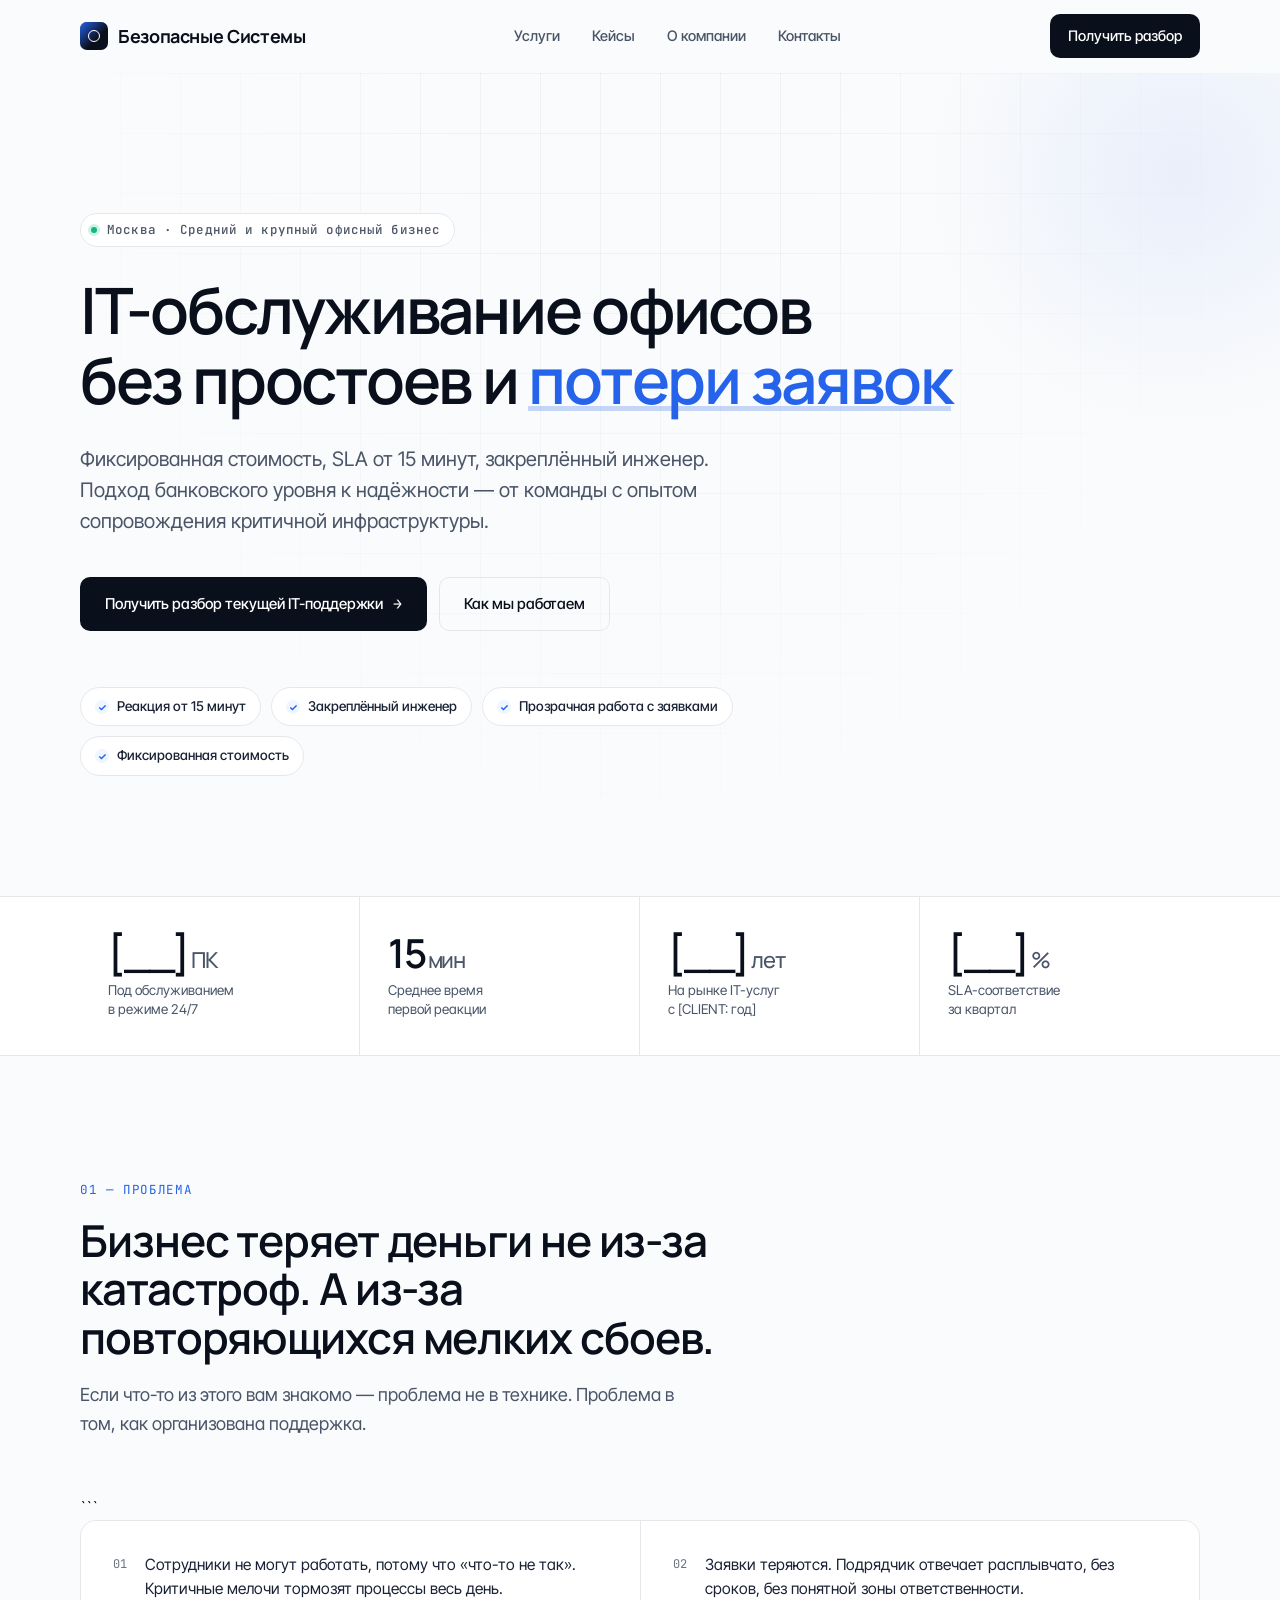
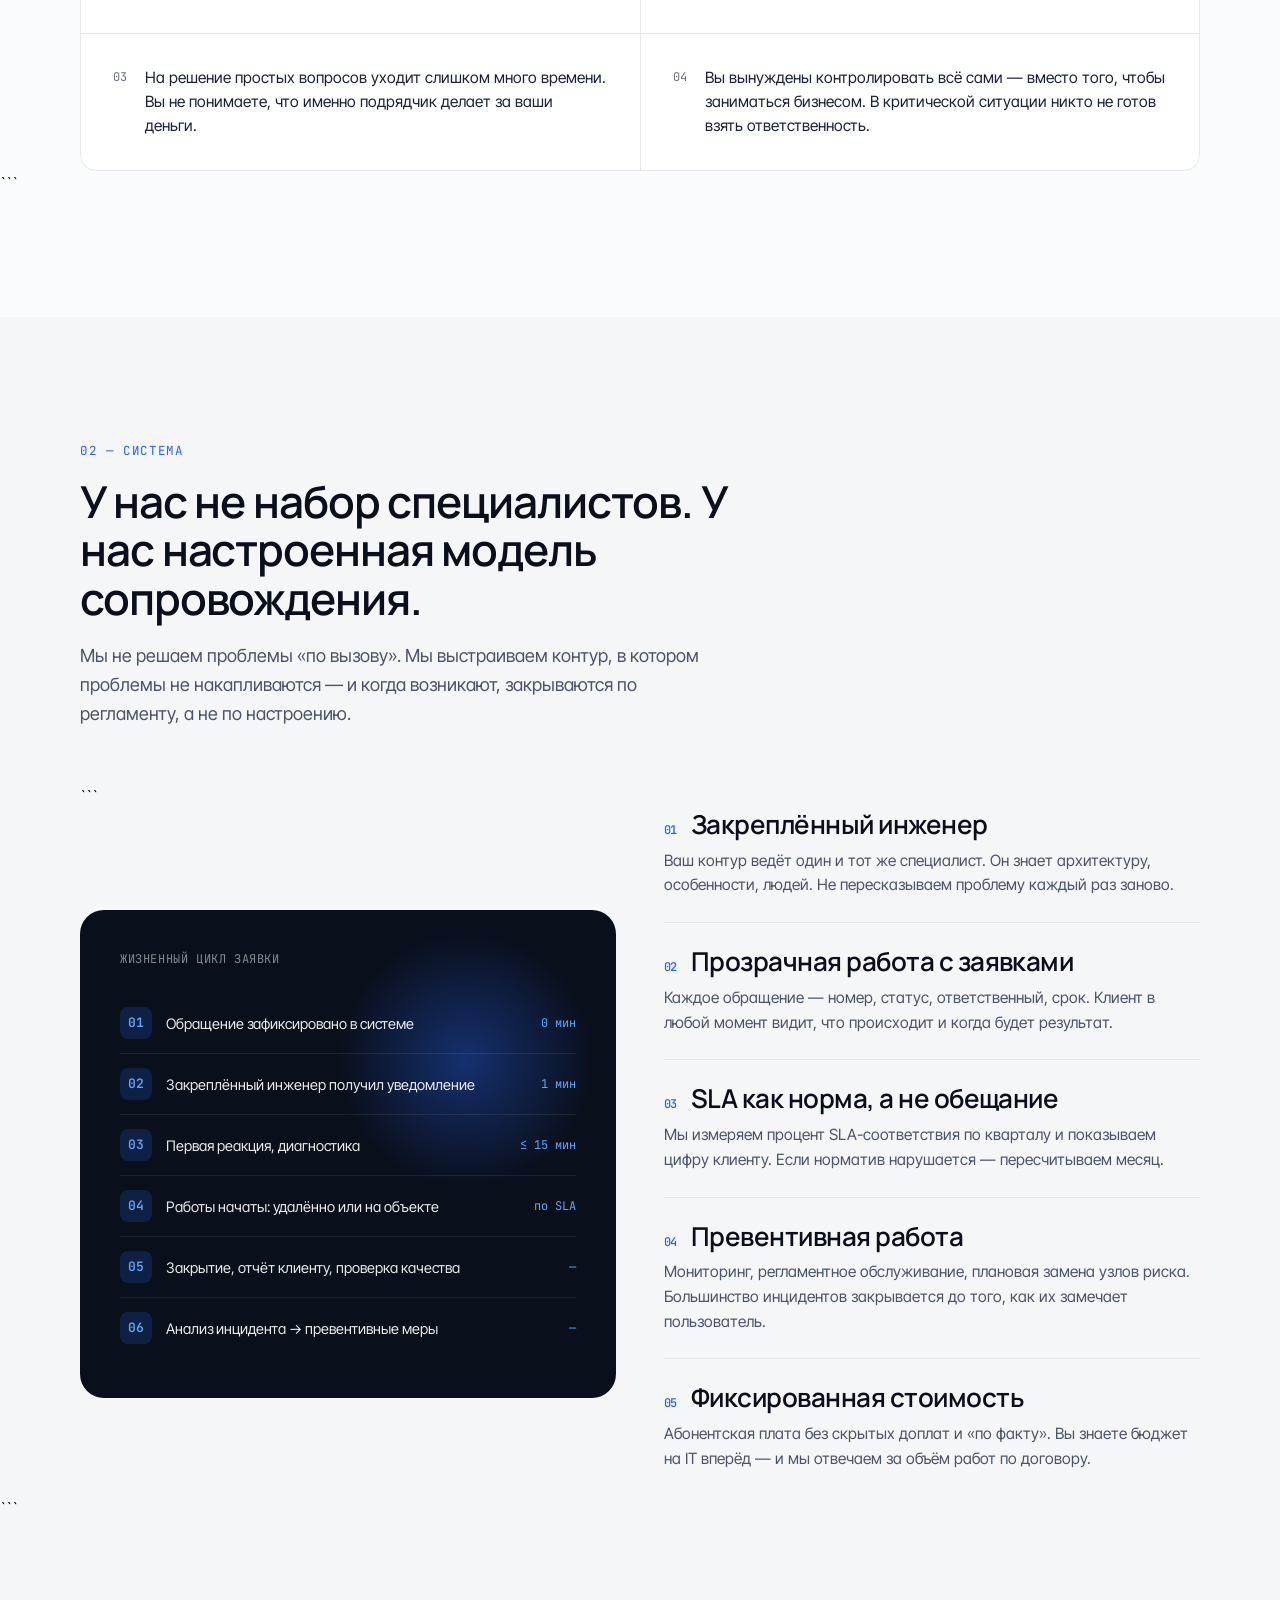
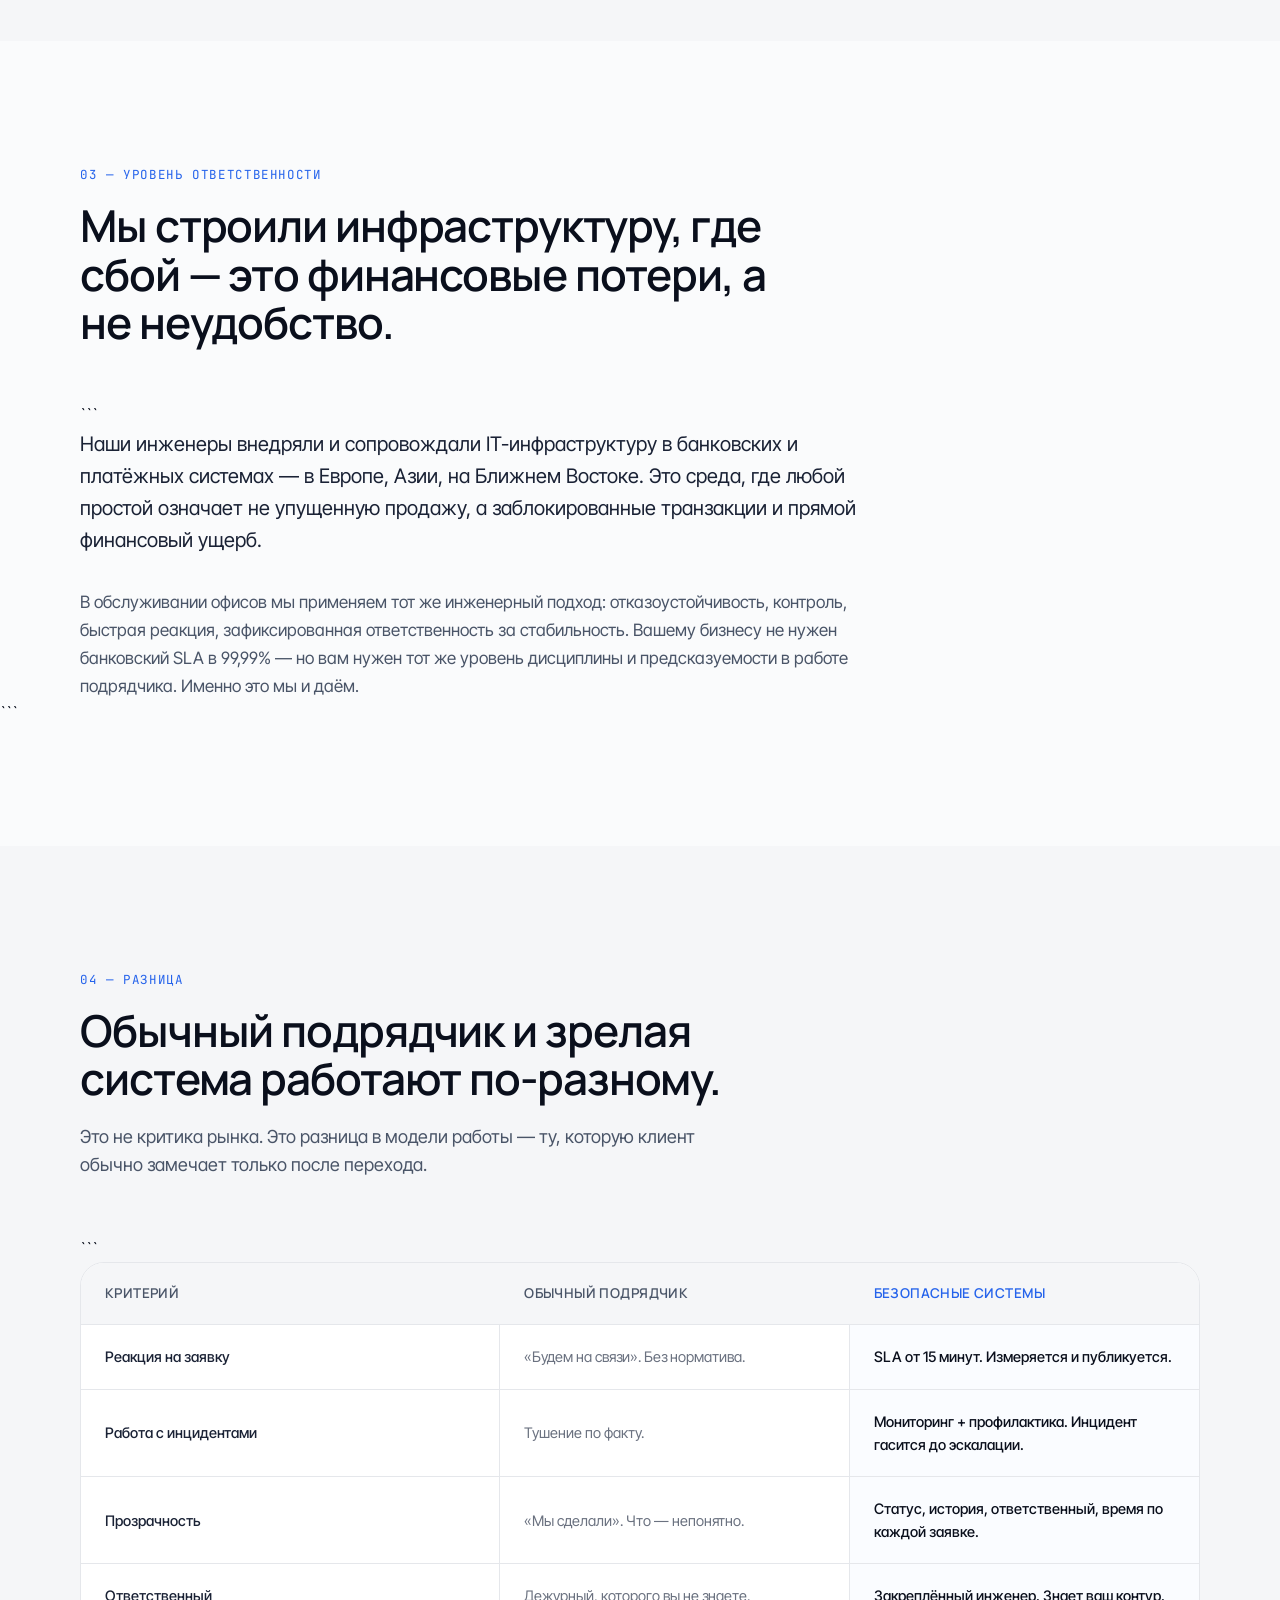
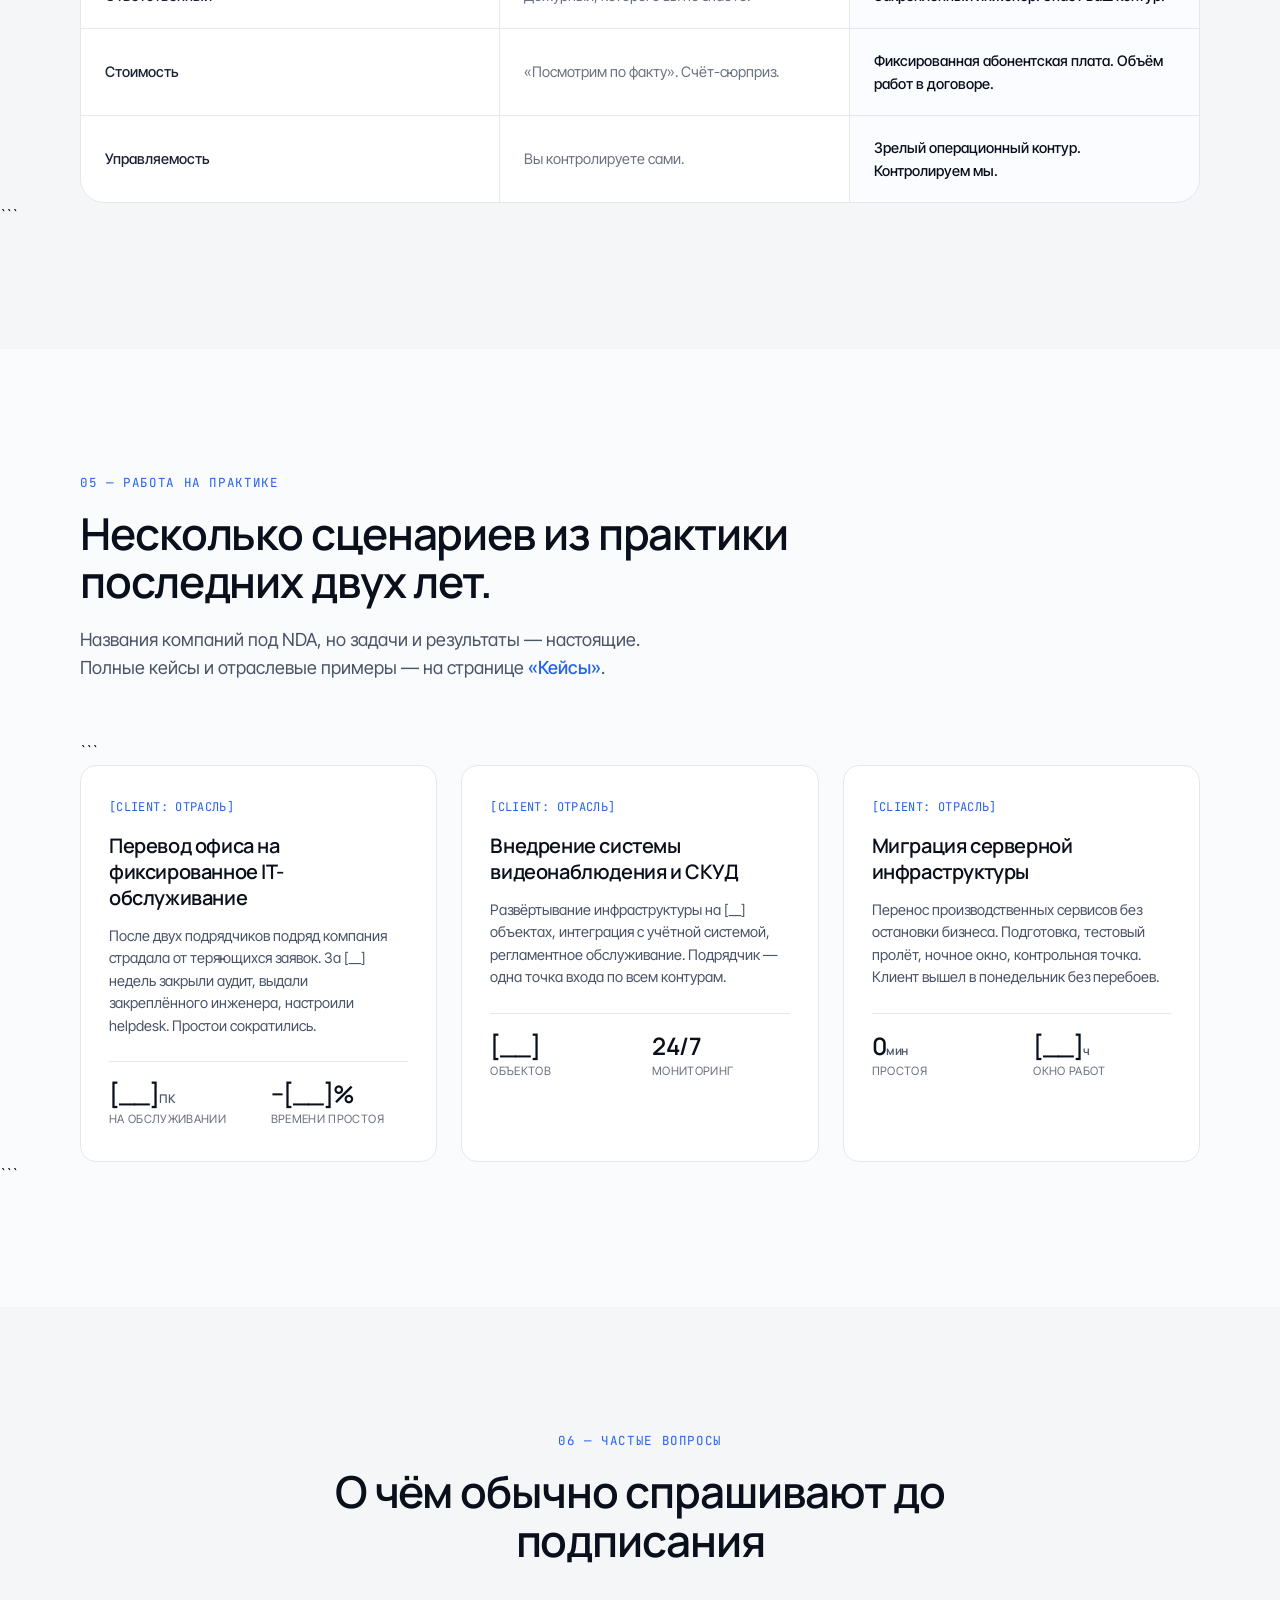
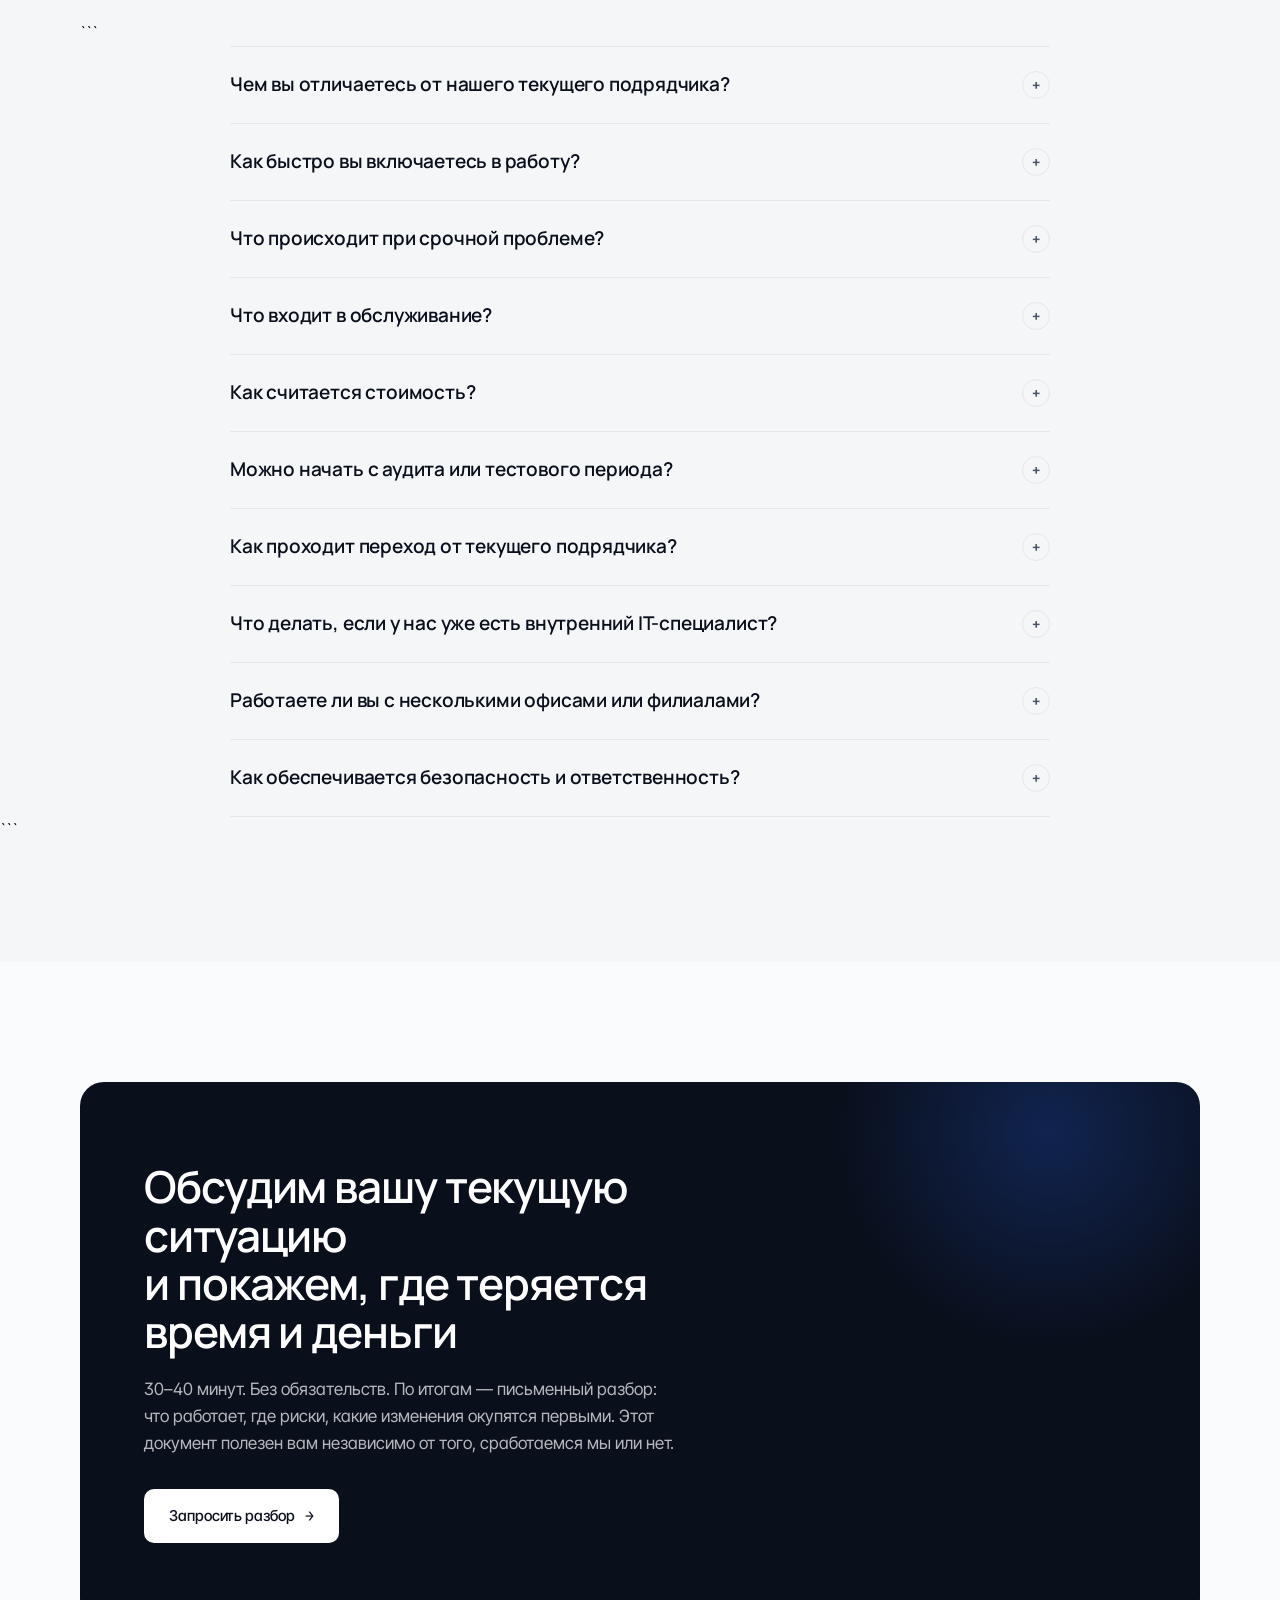
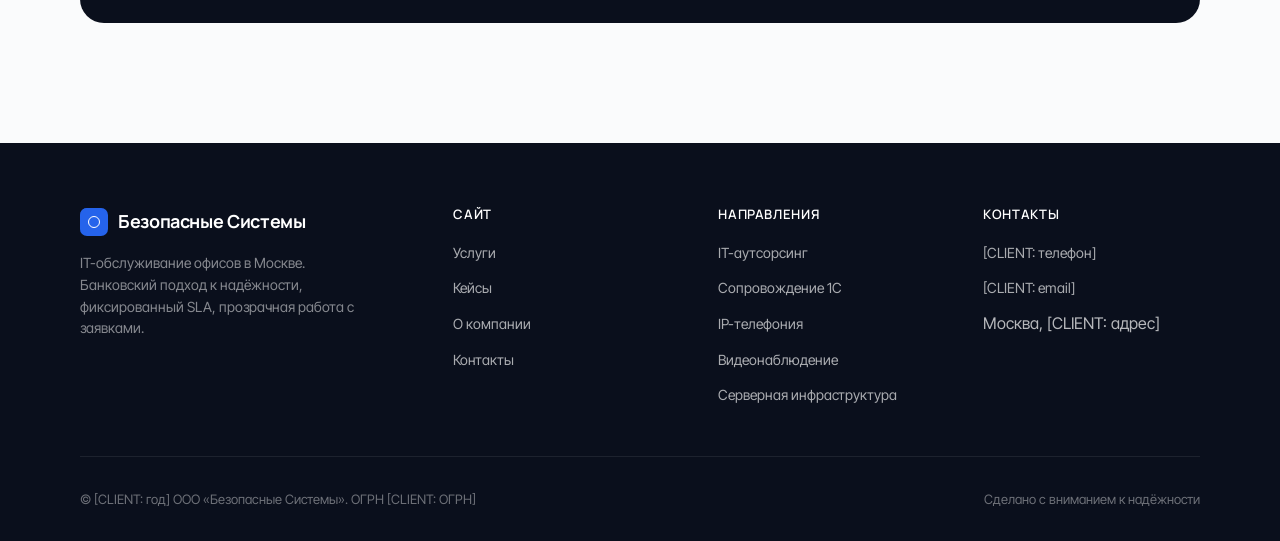
<file: index.html>
<!DOCTYPE html>

<html lang="ru">
<head>
  <meta charset="UTF-8">
  <meta name="viewport" content="width=device-width, initial-scale=1.0">
  <title>Безопасные Системы — IT-обслуживание офисов без простоев</title>
  <meta name="description" content="IT-обслуживание офисов в Москве. Фиксированная стоимость, SLA от 15 минут, закреплённый инженер. Опыт работы с банковской и платёжной инфраструктурой.">

  <link rel="preconnect" href="https://fonts.googleapis.com">
  <link rel="preconnect" href="https://fonts.gstatic.com" crossorigin>
  <link href="https://fonts.googleapis.com/css2?family=Manrope:wght@400;500;600;700;800&family=Inter+Tight:wght@400;500;600&family=JetBrains+Mono:wght@400;500&display=swap" rel="stylesheet">
  <link rel="stylesheet" href="styles.css">
</head>
<body>

  <!-- HEADER -->

  <header class="site-header">
    <div class="container">
      <nav class="nav">
        <a href="index.html" class="brand">
          <span class="brand-mark"></span>
          <span>Безопасные&nbsp;Системы</span>
        </a>
        <ul class="nav-links">
          <li><a href="services.html">Услуги</a></li>
          <li><a href="cases.html">Кейсы</a></li>
          <li><a href="about.html">О компании</a></li>
          <li><a href="contact.html">Контакты</a></li>
        </ul>
        <a href="contact.html" class="nav-cta">Получить разбор</a>
        <button class="nav-toggle" aria-label="Меню"><span></span></button>
      </nav>
    </div>
  </header>

  <!-- HERO -->

  <section class="hero">
    <div class="hero-grid"></div>
    <div class="container">
      <div class="hero-inner">
        <div class="eyebrow fade-up d-1">
          <span class="eyebrow-dot"></span>
          Москва · Средний и крупный офисный бизнес
        </div>
        <h1 class="fade-up d-2">
          IT-обслуживание офисов<br>
          без простоев и&nbsp;<span class="accent-line">потери заявок</span>
        </h1>
        <p class="hero-lede fade-up d-3">
          Фиксированная стоимость, SLA от 15 минут, закреплённый инженер.
          Подход банковского уровня к надёжности — от команды с опытом
          сопровождения критичной инфраструктуры.
        </p>
        <div class="hero-actions fade-up d-4">
          <a href="contact.html" class="btn btn-primary">
            Получить разбор текущей IT-поддержки
            <span class="btn-arrow"></span>
          </a>
          <a href="#how" class="btn btn-secondary">Как мы работаем</a>
        </div>
        <div class="hero-pills fade-up d-5">
          <span class="pill"><span class="pill-icon">✓</span> Реакция от 15 минут</span>
          <span class="pill"><span class="pill-icon">✓</span> Закреплённый инженер</span>
          <span class="pill"><span class="pill-icon">✓</span> Прозрачная работа с заявками</span>
          <span class="pill"><span class="pill-icon">✓</span> Фиксированная стоимость</span>
        </div>
      </div>
    </div>
  </section>

  <!-- METRICS -->

  <section class="metrics">
    <div class="container">
      <div class="metrics-grid">
        <div class="metric">
          <div class="metric-value">[__]<span class="unit">ПК</span></div>
          <div class="metric-label">Под обслуживанием<br>в режиме 24/7</div>
        </div>
        <div class="metric">
          <div class="metric-value">15<span class="unit">мин</span></div>
          <div class="metric-label">Среднее время<br>первой реакции</div>
        </div>
        <div class="metric">
          <div class="metric-value">[__]<span class="unit">лет</span></div>
          <div class="metric-label">На рынке IT-услуг<br>с [CLIENT: год]</div>
        </div>
        <div class="metric">
          <div class="metric-value">[__]<span class="unit">%</span></div>
          <div class="metric-label">SLA-соответствие<br>за квартал</div>
        </div>
      </div>
    </div>
  </section>

  <!-- PROBLEM -->

  <section class="section" id="problem">
    <div class="container">
      <div class="section-head">
        <span class="section-tag">01 — Проблема</span>
        <h2>Бизнес теряет деньги не из-за катастроф. А из-за повторяющихся мелких сбоев.</h2>
        <p class="section-lede">
          Если что-то из этого вам знакомо — проблема не в технике.
          Проблема в том, как организована поддержка.
        </p>
      </div>

```
  <div class="pain-list">
    <div class="pain-item">
      <span class="pain-num">01</span>
      <p class="pain-text">
        Сотрудники не могут работать, потому что «что-то не так».
        Критичные мелочи тормозят процессы весь день.
      </p>
    </div>
    <div class="pain-item">
      <span class="pain-num">02</span>
      <p class="pain-text">
        Заявки теряются. Подрядчик отвечает расплывчато,
        без сроков, без понятной зоны ответственности.
      </p>
    </div>
    <div class="pain-item">
      <span class="pain-num">03</span>
      <p class="pain-text">
        На решение простых вопросов уходит слишком много времени.
        Вы не понимаете, что именно подрядчик делает за ваши деньги.
      </p>
    </div>
    <div class="pain-item">
      <span class="pain-num">04</span>
      <p class="pain-text">
        Вы вынуждены контролировать всё сами — вместо того,
        чтобы заниматься бизнесом. В критической ситуации
        никто не готов взять ответственность.
      </p>
    </div>
  </div>
</div>
```

  </section>

  <!-- SOLUTION / SYSTEM -->

  <section class="section" id="how" style="background: var(--cream);">
    <div class="container">
      <div class="section-head">
        <span class="section-tag">02 — Система</span>
        <h2>У нас не набор специалистов. У нас настроенная модель сопровождения.</h2>
        <p class="section-lede">
          Мы не решаем проблемы «по вызову». Мы выстраиваем контур,
          в котором проблемы не накапливаются — и когда возникают,
          закрываются по регламенту, а не по настроению.
        </p>
      </div>

```
  <div class="system-grid">
    <!-- Visual: flow -->
    <div class="system-visual">
      <div class="visual-title">Жизненный цикл заявки</div>
      <div class="flow-step">
        <span class="flow-icon">01</span>
        <span class="flow-text">Обращение зафиксировано в системе</span>
        <span class="flow-time">0 мин</span>
      </div>
      <div class="flow-step">
        <span class="flow-icon">02</span>
        <span class="flow-text">Закреплённый инженер получил уведомление</span>
        <span class="flow-time">1 мин</span>
      </div>
      <div class="flow-step">
        <span class="flow-icon">03</span>
        <span class="flow-text">Первая реакция, диагностика</span>
        <span class="flow-time">≤ 15 мин</span>
      </div>
      <div class="flow-step">
        <span class="flow-icon">04</span>
        <span class="flow-text">Работы начаты: удалённо или на объекте</span>
        <span class="flow-time">по SLA</span>
      </div>
      <div class="flow-step">
        <span class="flow-icon">05</span>
        <span class="flow-text">Закрытие, отчёт клиенту, проверка качества</span>
        <span class="flow-time">—</span>
      </div>
      <div class="flow-step">
        <span class="flow-icon">06</span>
        <span class="flow-text">Анализ инцидента → превентивные меры</span>
        <span class="flow-time">—</span>
      </div>
    </div>

    <!-- List of principles -->
    <ul class="system-list">
      <li class="system-item">
        <h3><span class="system-item-num">01</span> Закреплённый инженер</h3>
        <p>Ваш контур ведёт один и тот же специалист. Он знает архитектуру, особенности, людей. Не пересказываем проблему каждый раз заново.</p>
      </li>
      <li class="system-item">
        <h3><span class="system-item-num">02</span> Прозрачная работа с заявками</h3>
        <p>Каждое обращение — номер, статус, ответственный, срок. Клиент в любой момент видит, что происходит и когда будет результат.</p>
      </li>
      <li class="system-item">
        <h3><span class="system-item-num">03</span> SLA как норма, а не обещание</h3>
        <p>Мы измеряем процент SLA-соответствия по кварталу и показываем цифру клиенту. Если норматив нарушается — пересчитываем месяц.</p>
      </li>
      <li class="system-item">
        <h3><span class="system-item-num">04</span> Превентивная работа</h3>
        <p>Мониторинг, регламентное обслуживание, плановая замена узлов риска. Большинство инцидентов закрывается до того, как их замечает пользователь.</p>
      </li>
      <li class="system-item">
        <h3><span class="system-item-num">05</span> Фиксированная стоимость</h3>
        <p>Абонентская плата без скрытых доплат и «по факту». Вы знаете бюджет на IT вперёд — и мы отвечаем за объём работ по договору.</p>
      </li>
    </ul>
  </div>
</div>
```

  </section>

  <!-- TRUST LAYER -->

  <section class="section" id="trust">
    <div class="container">
      <div class="section-head">
        <span class="section-tag">03 — Уровень ответственности</span>
        <h2>Мы строили инфраструктуру, где сбой — это финансовые потери, а не неудобство.</h2>
      </div>

```
  <div style="max-width: 820px;">
    <p style="font-size: clamp(17px, 2vw, 20px); line-height: 1.6; color: var(--ink-2); margin-bottom: 32px;">
      Наши инженеры внедряли и сопровождали IT-инфраструктуру
      в банковских и платёжных системах — в Европе, Азии, на Ближнем Востоке.
      Это среда, где любой простой означает не упущенную продажу,
      а заблокированные транзакции и прямой финансовый ущерб.
    </p>
    <p style="font-size: 17px; line-height: 1.65; color: var(--graphite);">
      В обслуживании офисов мы применяем тот же инженерный подход: отказоустойчивость, контроль,
      быстрая реакция, зафиксированная ответственность за стабильность.
      Вашему бизнесу не нужен банковский SLA в 99,99% —
      но вам нужен тот же уровень дисциплины и предсказуемости
      в работе подрядчика. Именно это мы и даём.
    </p>
  </div>
</div>
```

  </section>

  <!-- COMPARE -->

  <section class="section" style="background: var(--cream);">
    <div class="container">
      <div class="section-head">
        <span class="section-tag">04 — Разница</span>
        <h2>Обычный подрядчик и зрелая система работают по-разному.</h2>
        <p class="section-lede">
          Это не критика рынка. Это разница в модели работы — ту, которую клиент обычно замечает только после перехода.
        </p>
      </div>

```
  <div class="compare">
    <div class="compare-row">
      <div class="compare-head">Критерий</div>
      <div class="compare-head">Обычный подрядчик</div>
      <div class="compare-head"><span class="us">Безопасные Системы</span></div>
    </div>
    <div class="compare-row">
      <div class="compare-criterion">Реакция на заявку</div>
      <div class="compare-them">«Будем на связи». Без норматива.</div>
      <div class="compare-us">SLA от 15 минут. Измеряется и публикуется.</div>
    </div>
    <div class="compare-row">
      <div class="compare-criterion">Работа с инцидентами</div>
      <div class="compare-them">Тушение по факту.</div>
      <div class="compare-us">Мониторинг + профилактика. Инцидент гасится до эскалации.</div>
    </div>
    <div class="compare-row">
      <div class="compare-criterion">Прозрачность</div>
      <div class="compare-them">«Мы сделали». Что — непонятно.</div>
      <div class="compare-us">Статус, история, ответственный, время по каждой заявке.</div>
    </div>
    <div class="compare-row">
      <div class="compare-criterion">Ответственный</div>
      <div class="compare-them">Дежурный, которого вы не знаете.</div>
      <div class="compare-us">Закреплённый инженер. Знает ваш контур.</div>
    </div>
    <div class="compare-row">
      <div class="compare-criterion">Стоимость</div>
      <div class="compare-them">«Посмотрим по факту». Счёт-сюрприз.</div>
      <div class="compare-us">Фиксированная абонентская плата. Объём работ в договоре.</div>
    </div>
    <div class="compare-row">
      <div class="compare-criterion">Управляемость</div>
      <div class="compare-them">Вы контролируете сами.</div>
      <div class="compare-us">Зрелый операционный контур. Контролируем мы.</div>
    </div>
  </div>
</div>
```

  </section>

  <!-- CASES -->

  <section class="section" id="cases">
    <div class="container">
      <div class="section-head">
        <span class="section-tag">05 — Работа на практике</span>
        <h2>Несколько сценариев из практики последних двух лет.</h2>
        <p class="section-lede">
          Названия компаний под NDA, но задачи и результаты — настоящие.
          Полные кейсы и отраслевые примеры — на странице <a href="cases.html" style="color: var(--accent); font-weight: 500;">«Кейсы»</a>.
        </p>
      </div>

```
  <div class="cases-grid">
    <article class="case">
      <div class="case-meta">[CLIENT: отрасль]</div>
      <h3>Перевод офиса на фиксированное IT-обслуживание</h3>
      <p class="case-desc">
        После двух подрядчиков подряд компания страдала от теряющихся заявок.
        За [__] недель закрыли аудит, выдали закреплённого инженера,
        настроили helpdesk. Простои сократились.
      </p>
      <div class="case-numbers">
        <div class="case-num">
          <div class="case-num-value">[__]<span style="font-size: 0.5em; color: var(--graphite);">ПК</span></div>
          <div class="case-num-label">на обслуживании</div>
        </div>
        <div class="case-num">
          <div class="case-num-value">−[__]%</div>
          <div class="case-num-label">времени простоя</div>
        </div>
      </div>
    </article>

    <article class="case">
      <div class="case-meta">[CLIENT: отрасль]</div>
      <h3>Внедрение системы видеонаблюдения и СКУД</h3>
      <p class="case-desc">
        Развёртывание инфраструктуры на [__] объектах, интеграция с учётной системой,
        регламентное обслуживание. Подрядчик — одна точка входа по всем контурам.
      </p>
      <div class="case-numbers">
        <div class="case-num">
          <div class="case-num-value">[__]</div>
          <div class="case-num-label">объектов</div>
        </div>
        <div class="case-num">
          <div class="case-num-value">24/7</div>
          <div class="case-num-label">мониторинг</div>
        </div>
      </div>
    </article>

    <article class="case">
      <div class="case-meta">[CLIENT: отрасль]</div>
      <h3>Миграция серверной инфраструктуры</h3>
      <p class="case-desc">
        Перенос производственных сервисов без остановки бизнеса.
        Подготовка, тестовый пролёт, ночное окно, контрольная точка.
        Клиент вышел в понедельник без перебоев.
      </p>
      <div class="case-numbers">
        <div class="case-num">
          <div class="case-num-value">0<span style="font-size: 0.5em; color: var(--graphite);">мин</span></div>
          <div class="case-num-label">простоя</div>
        </div>
        <div class="case-num">
          <div class="case-num-value">[__]<span style="font-size: 0.5em; color: var(--graphite);">ч</span></div>
          <div class="case-num-label">окно работ</div>
        </div>
      </div>
    </article>
  </div>
</div>
```

  </section>

  <!-- FAQ -->

  <section class="section" style="background: var(--cream);" id="faq">
    <div class="container">
      <div class="section-head text-center" style="margin-left: auto; margin-right: auto; text-align: center;">
        <span class="section-tag">06 — Частые вопросы</span>
        <h2>О чём обычно спрашивают до подписания</h2>
      </div>

```
  <div class="faq">
    <div class="faq-item">
      <button class="faq-q">
        Чем вы отличаетесь от нашего текущего подрядчика?
        <span class="faq-toggle">+</span>
      </button>
      <div class="faq-a"><div class="faq-a-inner">
        Основных отличия три: фиксированный SLA с измерением и публикацией соответствия,
        закреплённый инженер, знающий ваш контур, и прозрачная работа с заявками —
        вы в любой момент видите статус, ответственного и срок. Для большинства клиентов
        переход от «мастера по вызову» к операционному контуру — это самое заметное изменение.
      </div></div>
    </div>

    <div class="faq-item">
      <button class="faq-q">
        Как быстро вы включаетесь в работу?
        <span class="faq-toggle">+</span>
      </button>
      <div class="faq-a"><div class="faq-a-inner">
        Стандартный срок запуска — от 5 до 14 рабочих дней: аудит инфраструктуры,
        инвентаризация, подключение мониторинга, передача доступов, знакомство сотрудников с регламентом обращений.
        При срочной замене подрядчика возможен экспресс-запуск за 2–3 дня.
      </div></div>
    </div>

    <div class="faq-item">
      <button class="faq-q">
        Что происходит при срочной проблеме?
        <span class="faq-toggle">+</span>
      </button>
      <div class="faq-a"><div class="faq-a-inner">
        Обращение автоматически попадает в систему, закреплённый инженер получает уведомление
        в течение 1 минуты. Первая реакция — до 15 минут. Если нужен выезд — бригада
        выдвигается по SLA. Вы получаете номер заявки и видите каждый шаг.
      </div></div>
    </div>

    <div class="faq-item">
      <button class="faq-q">
        Что входит в обслуживание?
        <span class="faq-toggle">+</span>
      </button>
      <div class="faq-a"><div class="faq-a-inner">
        Рабочие места и офисное ПО, сеть, серверная инфраструктура, системы доступа,
        1С, IP-телефония, видеонаблюдение, слаботочные системы. Конкретный состав
        фиксируется в договоре после аудита — без «пакетных» решений.
        Подробнее на странице <a href="services.html" style="color: var(--accent);">«Услуги»</a>.
      </div></div>
    </div>

    <div class="faq-item">
      <button class="faq-q">
        Как считается стоимость?
        <span class="faq-toggle">+</span>
      </button>
      <div class="faq-a"><div class="faq-a-inner">
        Фиксированная абонентская плата в месяц. Базовый параметр — количество рабочих мест
        и объём инфраструктуры. Стоимость не зависит от количества заявок в пределах регламента —
        это наш риск, не ваш. Точный расчёт — после короткого аудита.
      </div></div>
    </div>

    <div class="faq-item">
      <button class="faq-q">
        Можно начать с аудита или тестового периода?
        <span class="faq-toggle">+</span>
      </button>
      <div class="faq-a"><div class="faq-a-inner">
        Да. Начальный аудит текущего состояния IT — бесплатно. По его итогам вы получаете
        письменный отчёт: что сделано хорошо, где риски, где теряется время и деньги.
        Вы можете использовать его как техническое задание даже для другого подрядчика.
      </div></div>
    </div>

    <div class="faq-item">
      <button class="faq-q">
        Как проходит переход от текущего подрядчика?
        <span class="faq-toggle">+</span>
      </button>
      <div class="faq-a"><div class="faq-a-inner">
        Мы берём на себя всю техническую часть перехода: инвентаризацию, приёмку доступов,
        документирование инфраструктуры. Ваша задача — только уведомить текущего подрядчика
        и дать нам стартовые данные. Сотрудники не замечают переходного периода.
      </div></div>
    </div>

    <div class="faq-item">
      <button class="faq-q">
        Что делать, если у нас уже есть внутренний IT-специалист?
        <span class="faq-toggle">+</span>
      </button>
      <div class="faq-a"><div class="faq-a-inner">
        Мы часто работаем в режиме «усиления» — внутренний IT ведёт стратегию
        и внутренние проекты, мы берём операционный контур: регламентные задачи,
        ночную поддержку, пиковые нагрузки, узкие компетенции. Это снимает с внутреннего
        IT-специалиста 70–80% рутины.
      </div></div>
    </div>

    <div class="faq-item">
      <button class="faq-q">
        Работаете ли вы с несколькими офисами или филиалами?
        <span class="faq-toggle">+</span>
      </button>
      <div class="faq-a"><div class="faq-a-inner">
        Да. В пределах Москвы и области — собственными силами. По другим регионам —
        через проверенных подрядчиков с нашим контролем качества и общим SLA.
        Для клиента это одна точка входа по всем площадкам.
      </div></div>
    </div>

    <div class="faq-item">
      <button class="faq-q">
        Как обеспечивается безопасность и ответственность?
        <span class="faq-toggle">+</span>
      </button>
      <div class="faq-a"><div class="faq-a-inner">
        Все сотрудники — в штате или по оформленным договорам, с NDA. Доступ к вашей
        инфраструктуре — через персональные учётные записи с логированием. Ответственность
        прописана в договоре, включая материальную — в рамках, установленных законом.
      </div></div>
    </div>
  </div>
</div>
```

  </section>

  <!-- CTA -->

  <section class="section">
    <div class="container">
      <div class="cta-block">
        <h2>Обсудим вашу текущую ситуацию<br>и покажем, где теряется время и деньги</h2>
        <p>
          30–40 минут. Без обязательств. По итогам — письменный разбор: что работает,
          где риски, какие изменения окупятся первыми. Этот документ полезен вам
          независимо от того, сработаемся мы или нет.
        </p>
        <a href="contact.html" class="btn btn-primary">
          Запросить разбор
          <span class="btn-arrow"></span>
        </a>
      </div>
    </div>
  </section>

  <!-- FOOTER -->

  <footer class="site-footer">
    <div class="container">
      <div class="footer-grid">
        <div>
          <a href="index.html" class="brand">
            <span class="brand-mark"></span>
            <span>Безопасные Системы</span>
          </a>
          <p class="footer-desc">
            IT-обслуживание офисов в Москве. Банковский подход к надёжности,
            фиксированный SLA, прозрачная работа с заявками.
          </p>
        </div>
        <div class="footer-col">
          <h5>Сайт</h5>
          <ul>
            <li><a href="services.html">Услуги</a></li>
            <li><a href="cases.html">Кейсы</a></li>
            <li><a href="about.html">О компании</a></li>
            <li><a href="contact.html">Контакты</a></li>
          </ul>
        </div>
        <div class="footer-col">
          <h5>Направления</h5>
          <ul>
            <li><a href="services.html#outsource">IT-аутсорсинг</a></li>
            <li><a href="services.html#1c">Сопровождение 1С</a></li>
            <li><a href="services.html#telephony">IP-телефония</a></li>
            <li><a href="services.html#cctv">Видеонаблюдение</a></li>
            <li><a href="services.html#infra">Серверная инфраструктура</a></li>
          </ul>
        </div>
        <div class="footer-col">
          <h5>Контакты</h5>
          <ul>
            <li><a href="tel:[CLIENT: телефон]">[CLIENT: телефон]</a></li>
            <li><a href="mailto:[CLIENT: email]">[CLIENT: email]</a></li>
            <li>Москва, [CLIENT: адрес]</li>
          </ul>
        </div>
      </div>
      <div class="footer-bottom">
        <span>© [CLIENT: год] ООО «Безопасные Системы». ОГРН [CLIENT: ОГРН]</span>
        <span>Сделано с вниманием к надёжности</span>
      </div>
    </div>
  </footer>

  <script src="main.js"></script>

</body>
</html>
</file>
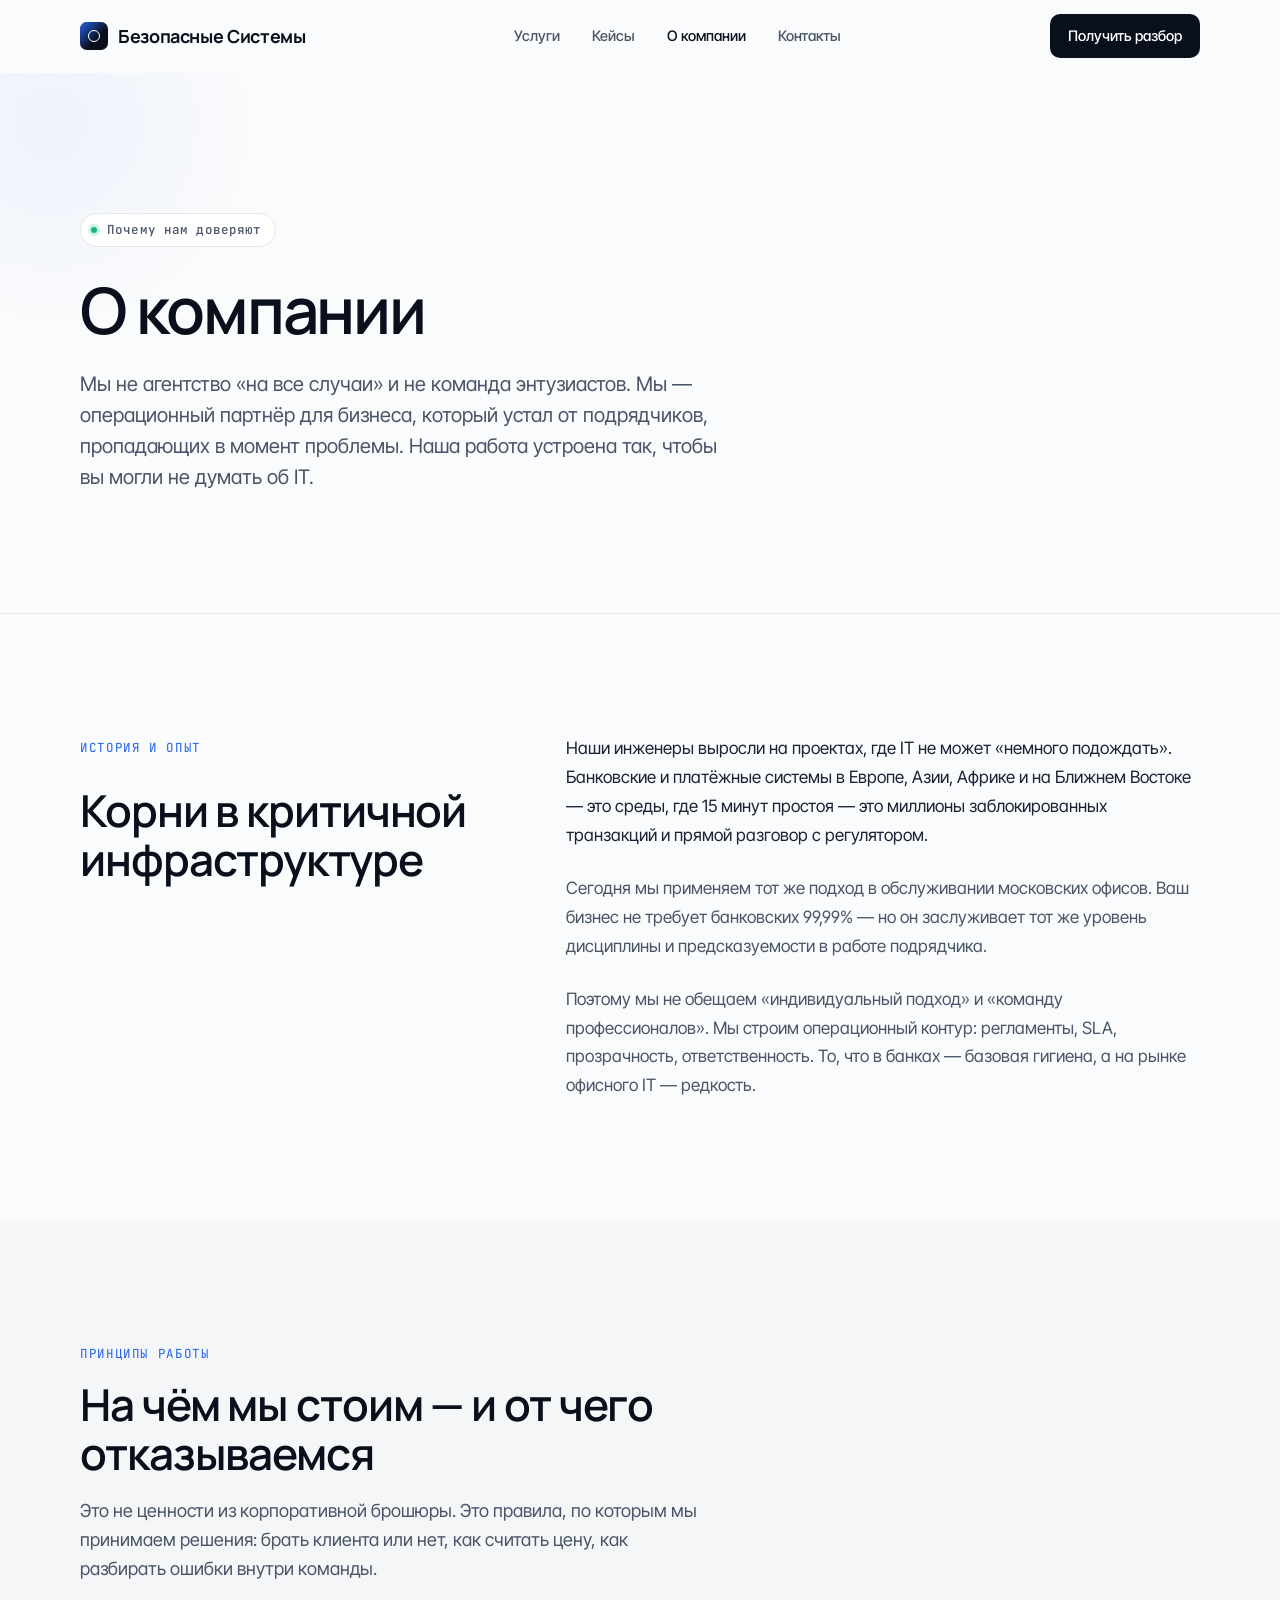
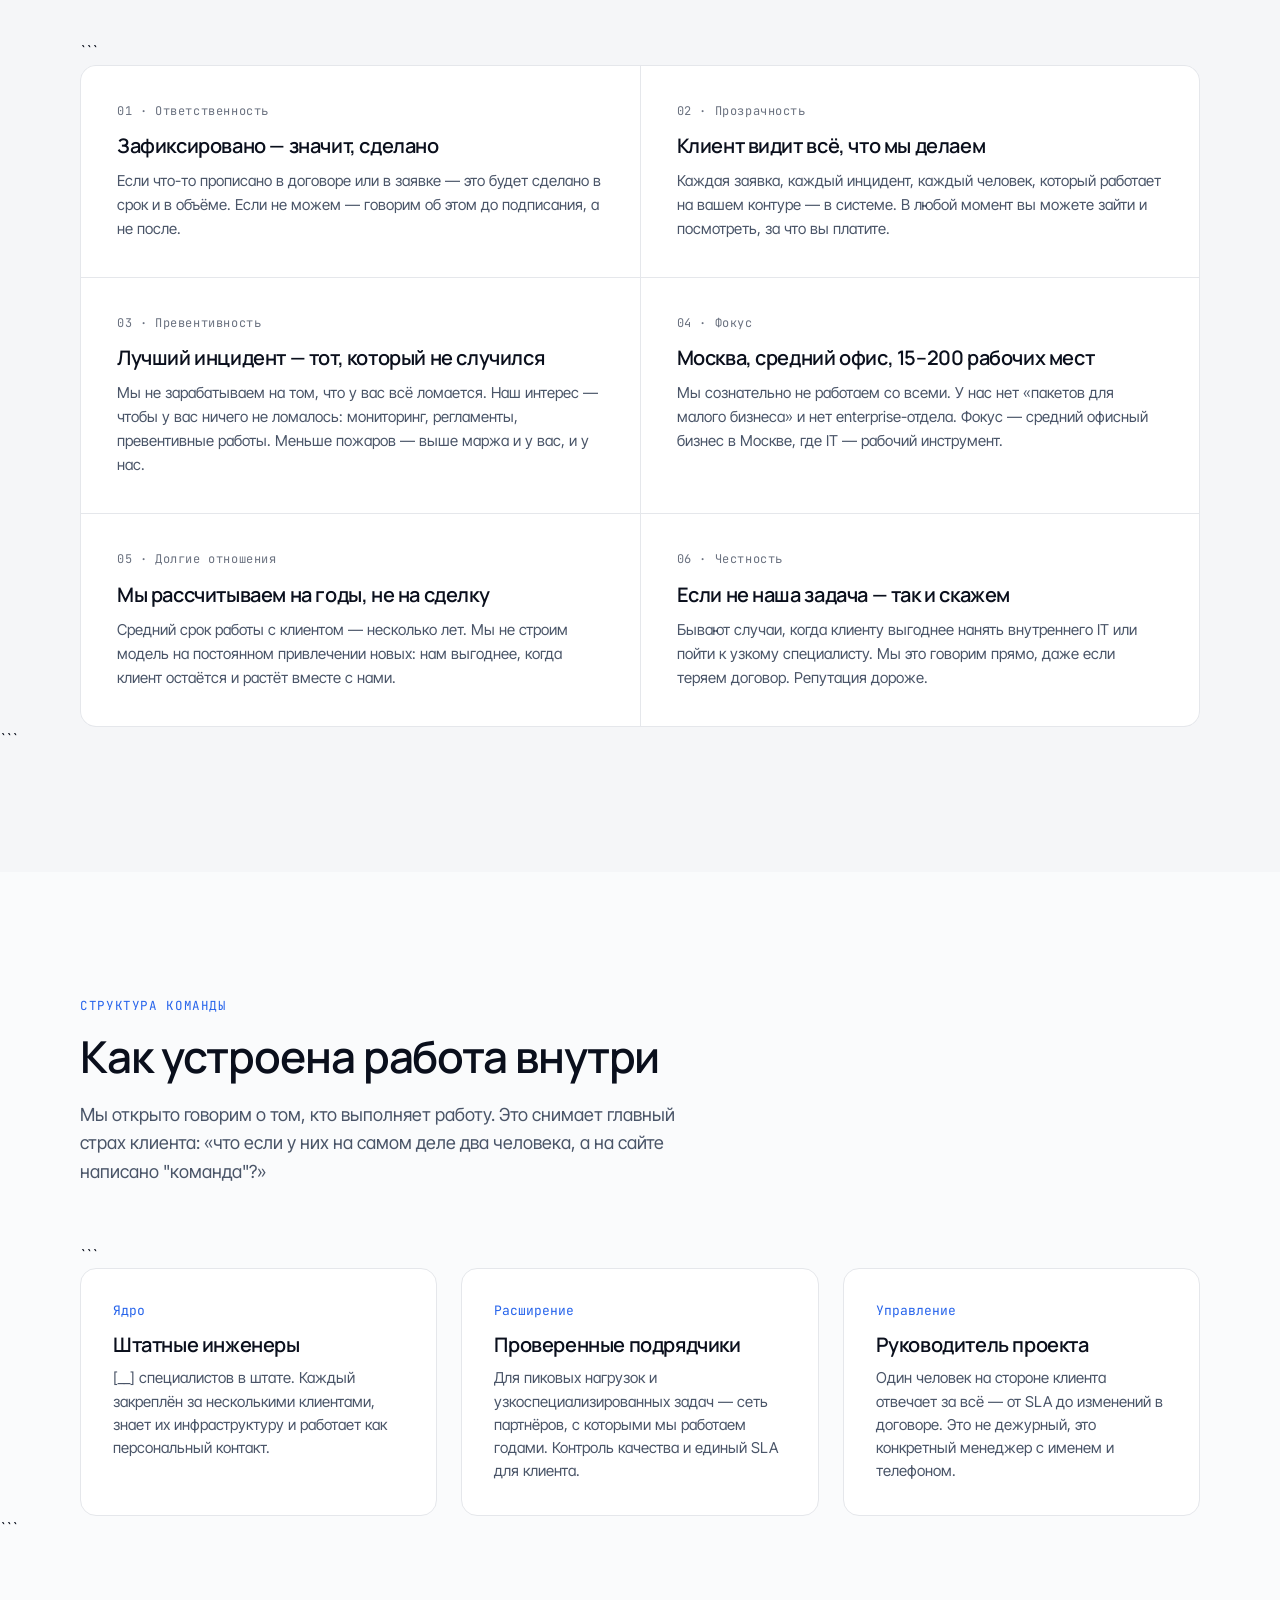
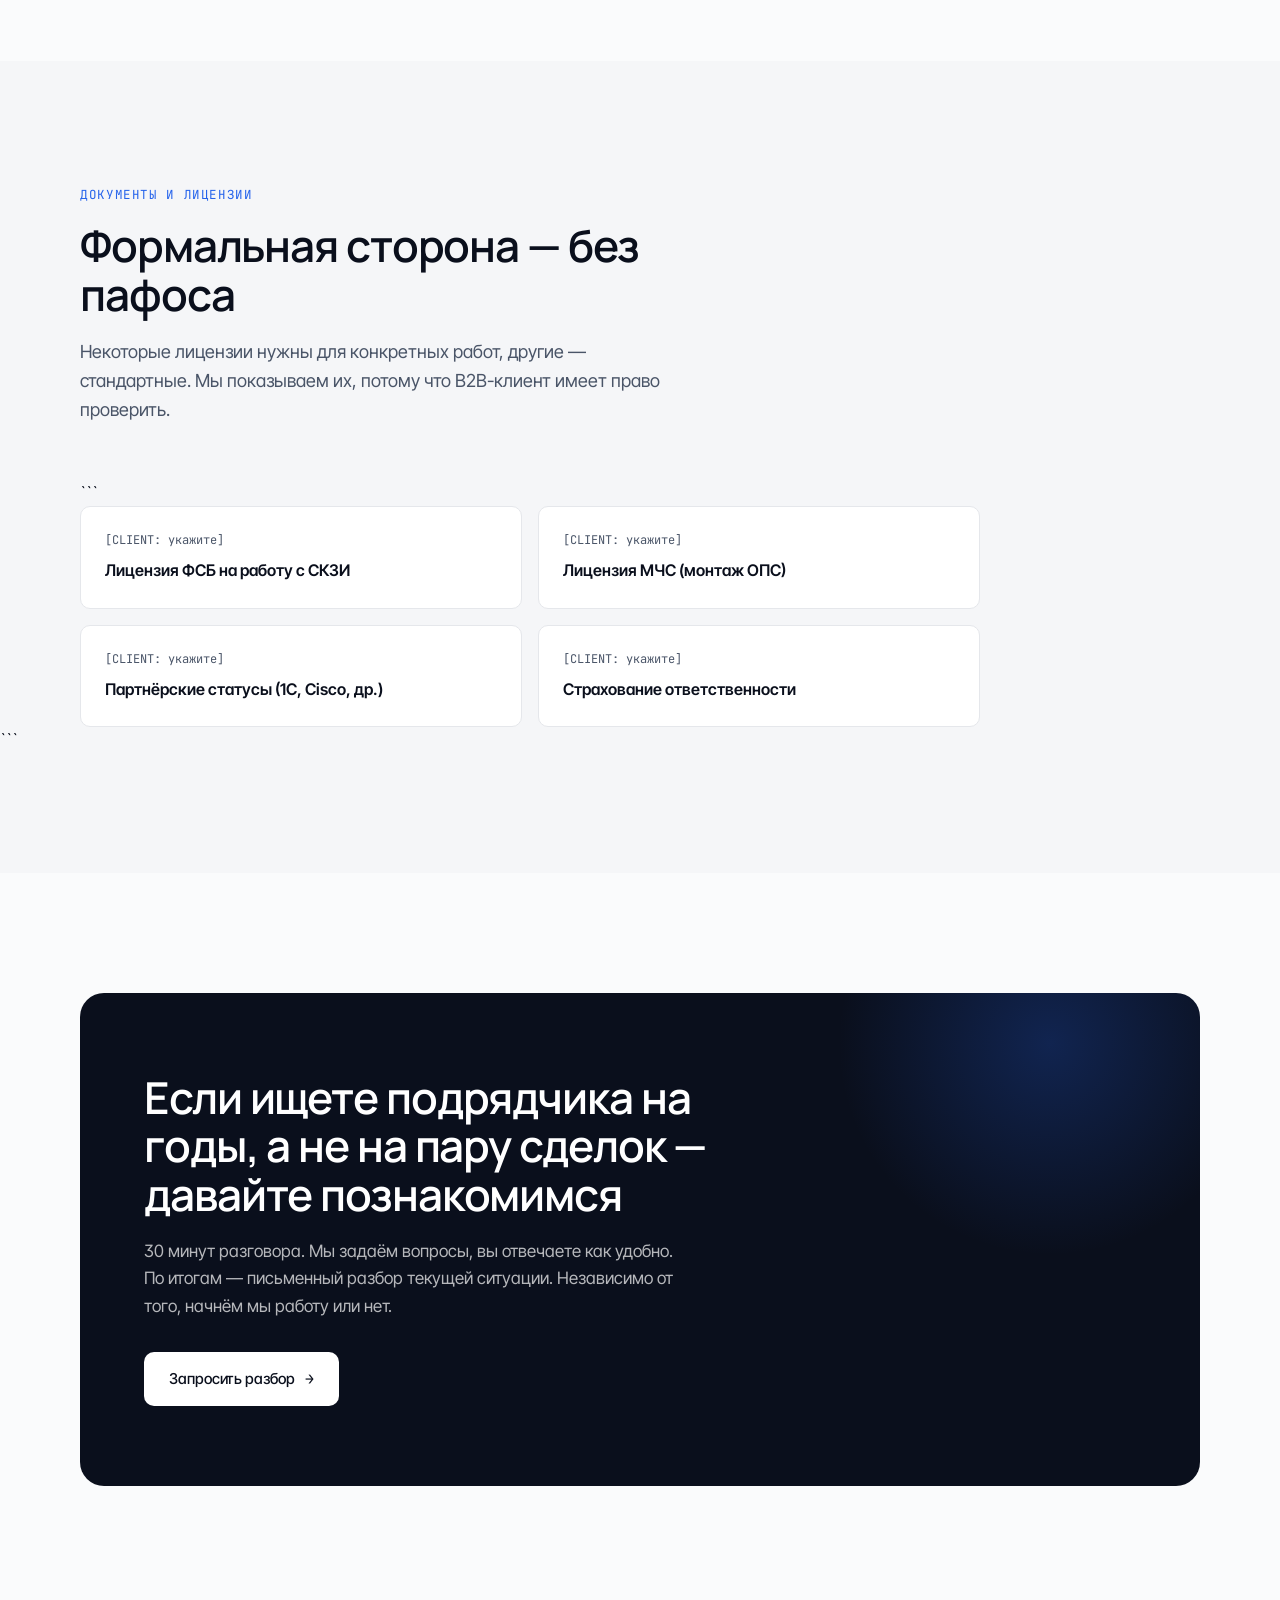
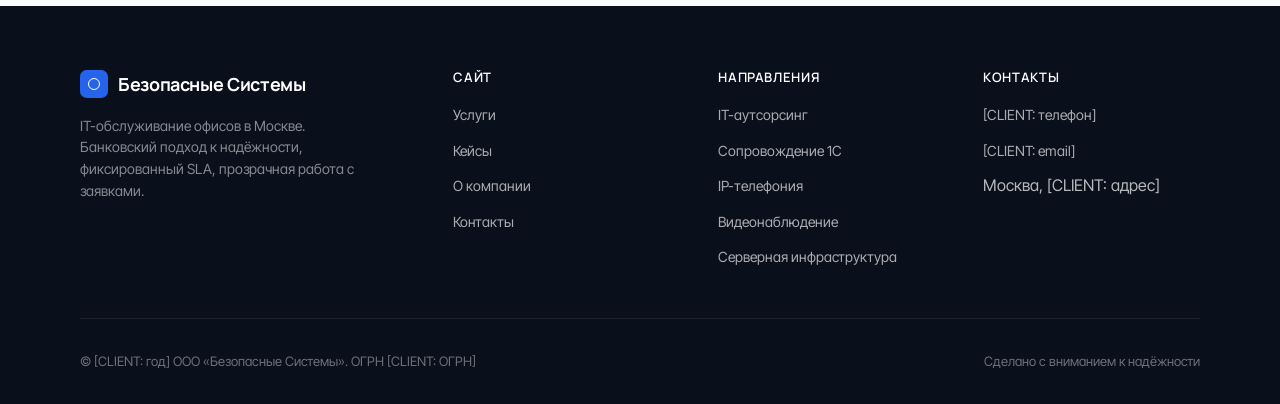
<file: about.html>
<!DOCTYPE html>

<html lang="ru">
<head>
  <meta charset="UTF-8">
  <meta name="viewport" content="width=device-width, initial-scale=1.0">
  <title>О компании — Безопасные Системы</title>
  <meta name="description" content="Почему клиенты остаются с нами годами: подход к работе, опыт команды в критичной инфраструктуре, принципы ответственности.">

  <link rel="preconnect" href="https://fonts.googleapis.com">
  <link rel="preconnect" href="https://fonts.gstatic.com" crossorigin>
  <link href="https://fonts.googleapis.com/css2?family=Manrope:wght@400;500;600;700;800&family=Inter+Tight:wght@400;500;600&family=JetBrains+Mono:wght@400;500&display=swap" rel="stylesheet">
  <link rel="stylesheet" href="styles.css">
</head>
<body>

  <header class="site-header">
    <div class="container">
      <nav class="nav">
        <a href="index.html" class="brand">
          <span class="brand-mark"></span>
          <span>Безопасные&nbsp;Системы</span>
        </a>
        <ul class="nav-links">
          <li><a href="services.html">Услуги</a></li>
          <li><a href="cases.html">Кейсы</a></li>
          <li><a href="about.html" class="active">О компании</a></li>
          <li><a href="contact.html">Контакты</a></li>
        </ul>
        <a href="contact.html" class="nav-cta">Получить разбор</a>
        <button class="nav-toggle" aria-label="Меню"><span></span></button>
      </nav>
    </div>
  </header>

  <!-- PAGE HERO -->

  <section class="page-hero">
    <div class="container">
      <div class="page-hero-inner">
        <div class="eyebrow">
          <span class="eyebrow-dot"></span>
          Почему нам доверяют
        </div>
        <h1>О компании</h1>
        <p class="hero-lede" style="margin-top: 24px;">
          Мы не агентство «на все случаи» и не команда энтузиастов. Мы — операционный партнёр
          для бизнеса, который устал от подрядчиков, пропадающих в момент проблемы.
          Наша работа устроена так, чтобы вы могли не думать об IT.
        </p>
      </div>
    </div>
  </section>

  <!-- STORY -->

  <section class="section">
    <div class="container">
      <div style="display: grid; grid-template-columns: 1fr 1.5fr; gap: 64px; align-items: start;" class="story-grid">
        <div>
          <span class="section-tag">История и опыт</span>
          <h2 style="margin-top: 12px;">Корни в критичной инфраструктуре</h2>
        </div>
        <div>
          <p style="font-size: 17px; line-height: 1.7; color: var(--ink-2); margin-bottom: 24px;">
            Наши инженеры выросли на проектах, где IT не может «немного подождать».
            Банковские и платёжные системы в Европе, Азии, Африке и на Ближнем Востоке —
            это среды, где 15 минут простоя — это миллионы заблокированных транзакций
            и прямой разговор с регулятором.
          </p>
          <p style="font-size: 17px; line-height: 1.7; color: var(--graphite); margin-bottom: 24px;">
            Сегодня мы применяем тот же подход в обслуживании московских офисов.
            Ваш бизнес не требует банковских 99,99% — но он заслуживает тот же уровень
            дисциплины и предсказуемости в работе подрядчика.
          </p>
          <p style="font-size: 17px; line-height: 1.7; color: var(--graphite);">
            Поэтому мы не обещаем «индивидуальный подход» и «команду профессионалов».
            Мы строим операционный контур: регламенты, SLA, прозрачность, ответственность.
            То, что в банках — базовая гигиена, а на рынке офисного IT — редкость.
          </p>
        </div>
      </div>
    </div>
  </section>

  <!-- PRINCIPLES -->

  <section class="section" style="background: var(--cream);">
    <div class="container">
      <div class="section-head">
        <span class="section-tag">Принципы работы</span>
        <h2>На чём мы стоим — и от чего отказываемся</h2>
        <p class="section-lede">
          Это не ценности из корпоративной брошюры. Это правила, по которым мы принимаем решения:
          брать клиента или нет, как считать цену, как разбирать ошибки внутри команды.
        </p>
      </div>

```
  <div class="principles-grid">
    <div class="principle">
      <div class="principle-num">01 · Ответственность</div>
      <h3>Зафиксировано — значит, сделано</h3>
      <p>
        Если что-то прописано в договоре или в заявке — это будет сделано в срок и в объёме.
        Если не можем — говорим об этом до подписания, а не после.
      </p>
    </div>

    <div class="principle">
      <div class="principle-num">02 · Прозрачность</div>
      <h3>Клиент видит всё, что мы делаем</h3>
      <p>
        Каждая заявка, каждый инцидент, каждый человек, который работает на вашем контуре —
        в системе. В любой момент вы можете зайти и посмотреть, за что вы платите.
      </p>
    </div>

    <div class="principle">
      <div class="principle-num">03 · Превентивность</div>
      <h3>Лучший инцидент — тот, который не случился</h3>
      <p>
        Мы не зарабатываем на том, что у вас всё ломается. Наш интерес — чтобы
        у вас ничего не ломалось: мониторинг, регламенты, превентивные работы.
        Меньше пожаров — выше маржа и у вас, и у нас.
      </p>
    </div>

    <div class="principle">
      <div class="principle-num">04 · Фокус</div>
      <h3>Москва, средний офис, 15–200 рабочих мест</h3>
      <p>
        Мы сознательно не работаем со всеми. У нас нет «пакетов для малого бизнеса»
        и нет enterprise-отдела. Фокус — средний офисный бизнес в Москве,
        где IT — рабочий инструмент.
      </p>
    </div>

    <div class="principle">
      <div class="principle-num">05 · Долгие отношения</div>
      <h3>Мы рассчитываем на годы, не на сделку</h3>
      <p>
        Средний срок работы с клиентом — несколько лет. Мы не строим модель
        на постоянном привлечении новых: нам выгоднее, когда клиент остаётся
        и растёт вместе с нами.
      </p>
    </div>

    <div class="principle">
      <div class="principle-num">06 · Честность</div>
      <h3>Если не наша задача — так и скажем</h3>
      <p>
        Бывают случаи, когда клиенту выгоднее нанять внутреннего IT или пойти
        к узкому специалисту. Мы это говорим прямо, даже если теряем договор.
        Репутация дороже.
      </p>
    </div>
  </div>
</div>
```

  </section>

  <!-- TEAM STRUCTURE -->

  <section class="section">
    <div class="container">
      <div class="section-head">
        <span class="section-tag">Структура команды</span>
        <h2>Как устроена работа внутри</h2>
        <p class="section-lede">
          Мы открыто говорим о том, кто выполняет работу. Это снимает главный страх
          клиента: «что если у них на самом деле два человека, а на сайте написано "команда"?»
        </p>
      </div>

```
  <div style="display: grid; grid-template-columns: repeat(3, 1fr); gap: 24px;" class="team-grid">
    <div style="padding: 32px; background: var(--paper); border: 1px solid var(--hair); border-radius: var(--r-lg);">
      <div style="font-family: var(--font-mono); font-size: 13px; color: var(--accent); margin-bottom: 12px;">Ядро</div>
      <h3 style="font-size: 20px; margin-bottom: 10px;">Штатные инженеры</h3>
      <p style="color: var(--graphite); font-size: 15px; line-height: 1.55;">
        [__] специалистов в штате. Каждый закреплён за несколькими клиентами,
        знает их инфраструктуру и работает как персональный контакт.
      </p>
    </div>
    <div style="padding: 32px; background: var(--paper); border: 1px solid var(--hair); border-radius: var(--r-lg);">
      <div style="font-family: var(--font-mono); font-size: 13px; color: var(--accent); margin-bottom: 12px;">Расширение</div>
      <h3 style="font-size: 20px; margin-bottom: 10px;">Проверенные подрядчики</h3>
      <p style="color: var(--graphite); font-size: 15px; line-height: 1.55;">
        Для пиковых нагрузок и узкоспециализированных задач — сеть партнёров,
        с которыми мы работаем годами. Контроль качества и единый SLA для клиента.
      </p>
    </div>
    <div style="padding: 32px; background: var(--paper); border: 1px solid var(--hair); border-radius: var(--r-lg);">
      <div style="font-family: var(--font-mono); font-size: 13px; color: var(--accent); margin-bottom: 12px;">Управление</div>
      <h3 style="font-size: 20px; margin-bottom: 10px;">Руководитель проекта</h3>
      <p style="color: var(--graphite); font-size: 15px; line-height: 1.55;">
        Один человек на стороне клиента отвечает за всё — от SLA до изменений
        в договоре. Это не дежурный, это конкретный менеджер с именем и телефоном.
      </p>
    </div>
  </div>

  <style>
    @media (max-width: 820px) {
      .story-grid { grid-template-columns: 1fr !important; gap: 24px !important; }
      .team-grid { grid-template-columns: 1fr !important; }
    }
  </style>
</div>
```

  </section>

  <!-- LICENSES -->

  <section class="section" style="background: var(--cream);">
    <div class="container">
      <div class="section-head">
        <span class="section-tag">Документы и лицензии</span>
        <h2>Формальная сторона — без пафоса</h2>
        <p class="section-lede">
          Некоторые лицензии нужны для конкретных работ, другие — стандартные.
          Мы показываем их, потому что B2B-клиент имеет право проверить.
        </p>
      </div>

```
  <div style="display: grid; grid-template-columns: repeat(2, 1fr); gap: 16px; max-width: 900px;" class="docs-grid">
    <div style="padding: 24px; background: var(--paper); border: 1px solid var(--hair); border-radius: var(--r-md);">
      <div style="font-family: var(--font-mono); font-size: 12px; color: var(--graphite); margin-bottom: 8px;">[CLIENT: укажите]</div>
      <div style="font-weight: 600; color: var(--ink);">Лицензия ФСБ на работу с СКЗИ</div>
    </div>
    <div style="padding: 24px; background: var(--paper); border: 1px solid var(--hair); border-radius: var(--r-md);">
      <div style="font-family: var(--font-mono); font-size: 12px; color: var(--graphite); margin-bottom: 8px;">[CLIENT: укажите]</div>
      <div style="font-weight: 600; color: var(--ink);">Лицензия МЧС (монтаж ОПС)</div>
    </div>
    <div style="padding: 24px; background: var(--paper); border: 1px solid var(--hair); border-radius: var(--r-md);">
      <div style="font-family: var(--font-mono); font-size: 12px; color: var(--graphite); margin-bottom: 8px;">[CLIENT: укажите]</div>
      <div style="font-weight: 600; color: var(--ink);">Партнёрские статусы (1С, Cisco, др.)</div>
    </div>
    <div style="padding: 24px; background: var(--paper); border: 1px solid var(--hair); border-radius: var(--r-md);">
      <div style="font-family: var(--font-mono); font-size: 12px; color: var(--graphite); margin-bottom: 8px;">[CLIENT: укажите]</div>
      <div style="font-weight: 600; color: var(--ink);">Страхование ответственности</div>
    </div>
  </div>

  <style>
    @media (max-width: 720px) { .docs-grid { grid-template-columns: 1fr !important; } }
  </style>
</div>
```

  </section>

  <!-- CTA -->

  <section class="section">
    <div class="container">
      <div class="cta-block">
        <h2>Если ищете подрядчика на годы, а не на пару сделок — давайте познакомимся</h2>
        <p>
          30 минут разговора. Мы задаём вопросы, вы отвечаете как удобно.
          По итогам — письменный разбор текущей ситуации. Независимо от того, начнём мы работу или нет.
        </p>
        <a href="contact.html" class="btn btn-primary">
          Запросить разбор
          <span class="btn-arrow"></span>
        </a>
      </div>
    </div>
  </section>

  <!-- FOOTER -->

  <footer class="site-footer">
    <div class="container">
      <div class="footer-grid">
        <div>
          <a href="index.html" class="brand">
            <span class="brand-mark"></span>
            <span>Безопасные Системы</span>
          </a>
          <p class="footer-desc">
            IT-обслуживание офисов в Москве. Банковский подход к надёжности,
            фиксированный SLA, прозрачная работа с заявками.
          </p>
        </div>
        <div class="footer-col">
          <h5>Сайт</h5>
          <ul>
            <li><a href="services.html">Услуги</a></li>
            <li><a href="cases.html">Кейсы</a></li>
            <li><a href="about.html">О компании</a></li>
            <li><a href="contact.html">Контакты</a></li>
          </ul>
        </div>
        <div class="footer-col">
          <h5>Направления</h5>
          <ul>
            <li><a href="services.html#outsource">IT-аутсорсинг</a></li>
            <li><a href="services.html#1c">Сопровождение 1С</a></li>
            <li><a href="services.html#telephony">IP-телефония</a></li>
            <li><a href="services.html#cctv">Видеонаблюдение</a></li>
            <li><a href="services.html#infra">Серверная инфраструктура</a></li>
          </ul>
        </div>
        <div class="footer-col">
          <h5>Контакты</h5>
          <ul>
            <li><a href="tel:[CLIENT: телефон]">[CLIENT: телефон]</a></li>
            <li><a href="mailto:[CLIENT: email]">[CLIENT: email]</a></li>
            <li>Москва, [CLIENT: адрес]</li>
          </ul>
        </div>
      </div>
      <div class="footer-bottom">
        <span>© [CLIENT: год] ООО «Безопасные Системы». ОГРН [CLIENT: ОГРН]</span>
        <span>Сделано с вниманием к надёжности</span>
      </div>
    </div>
  </footer>

  <script src="main.js"></script>

</body>
</html>
</file>
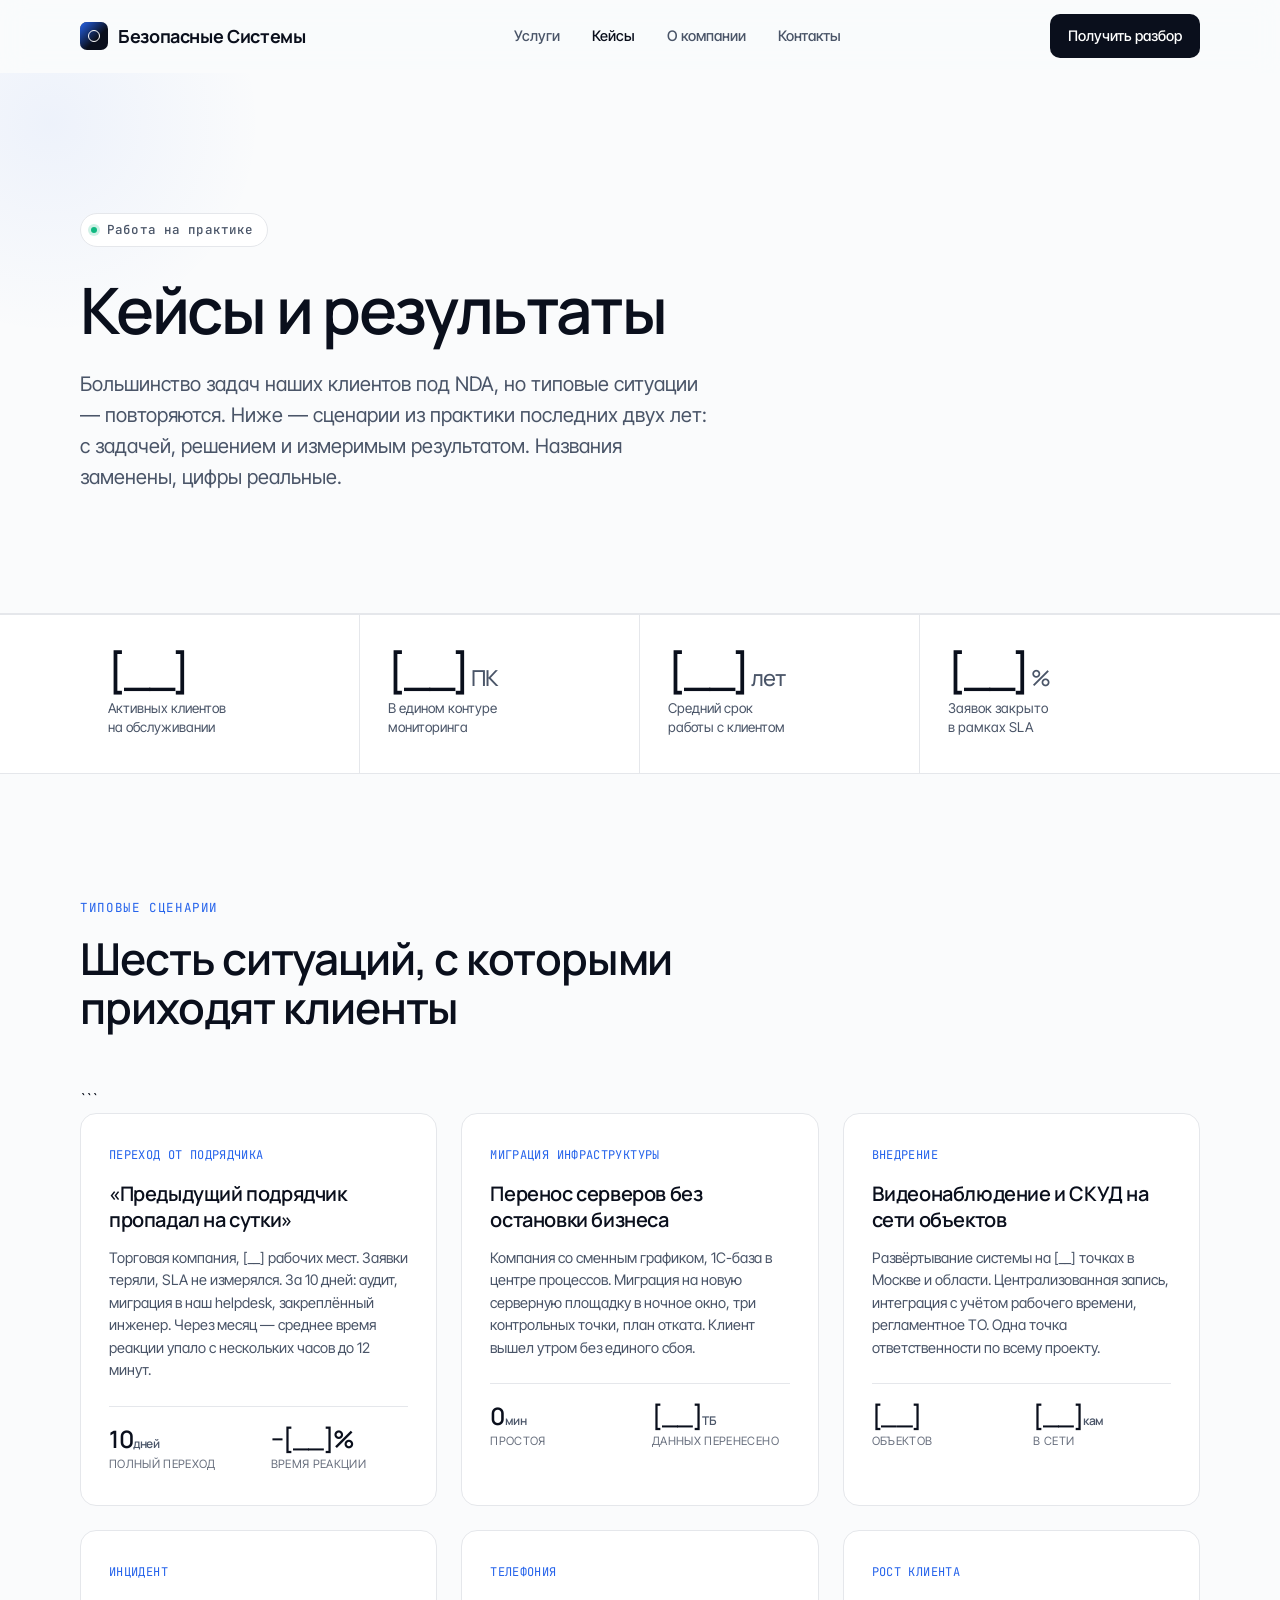
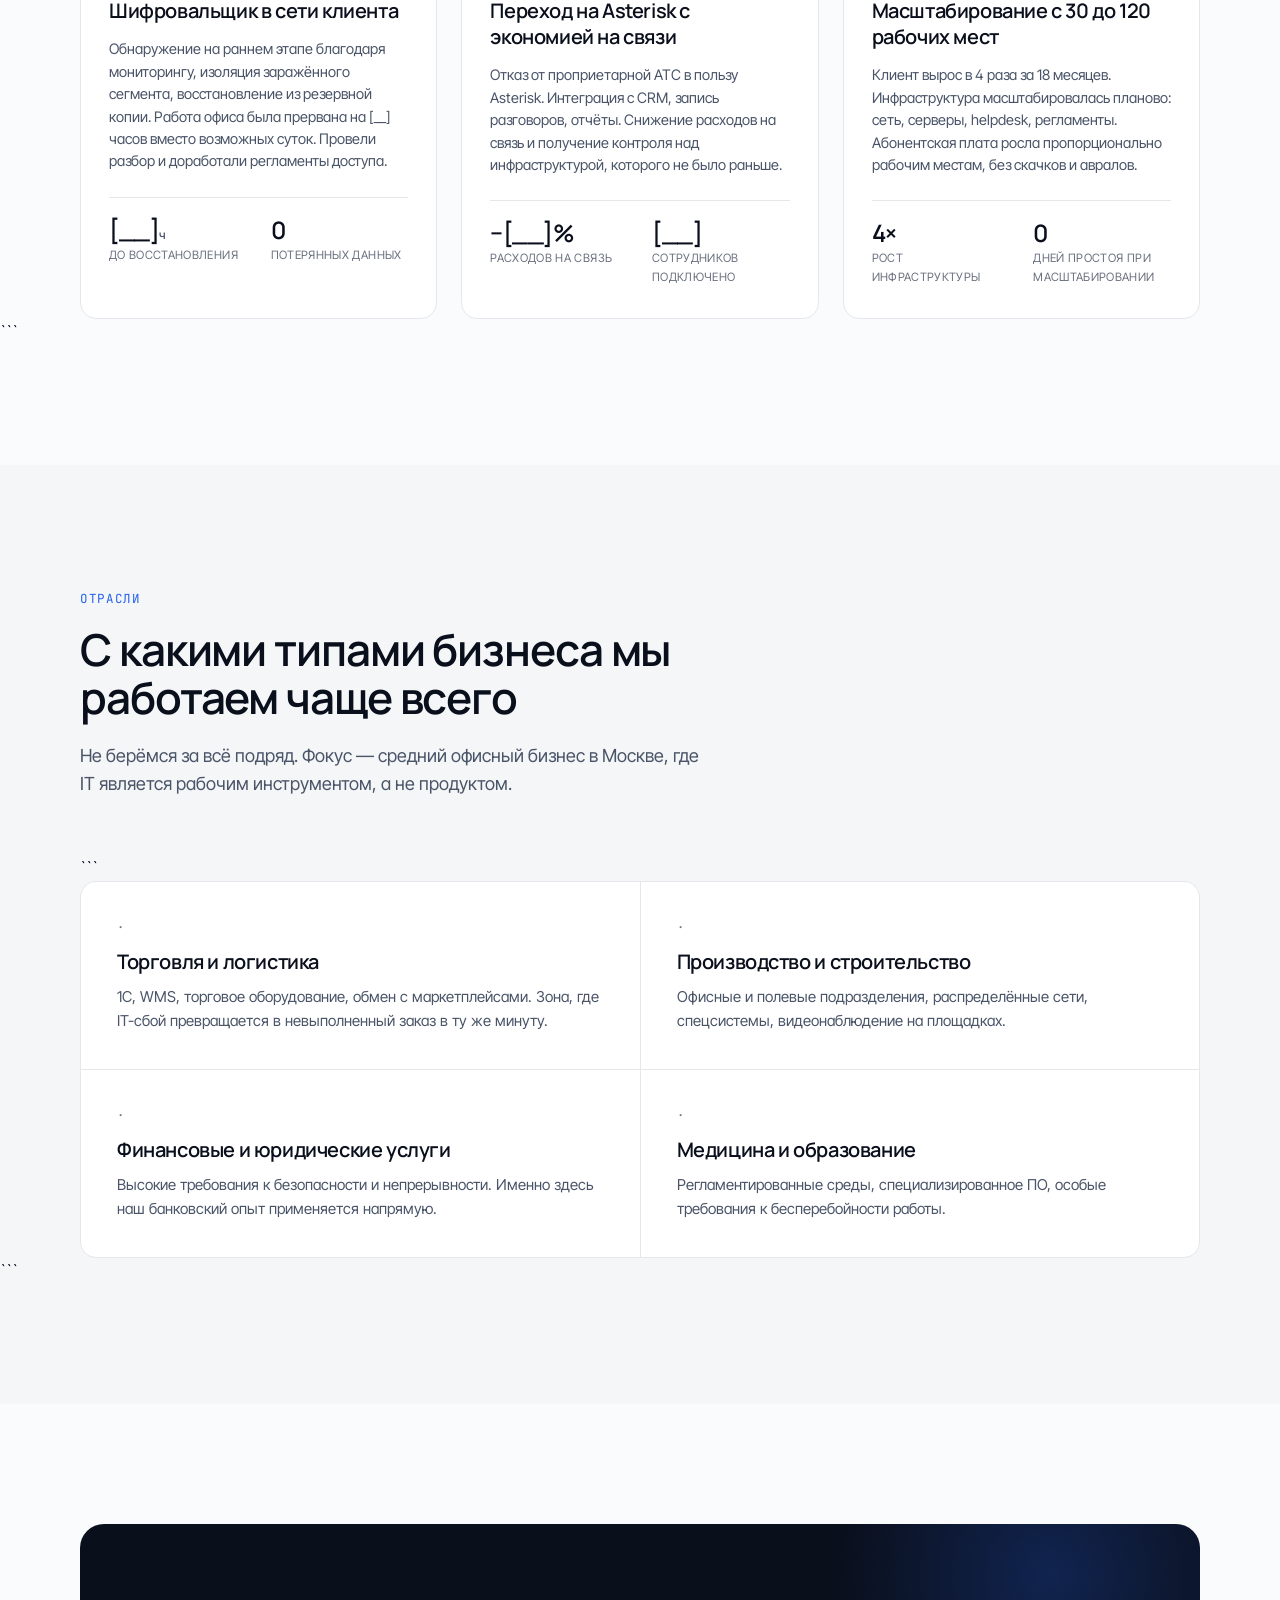
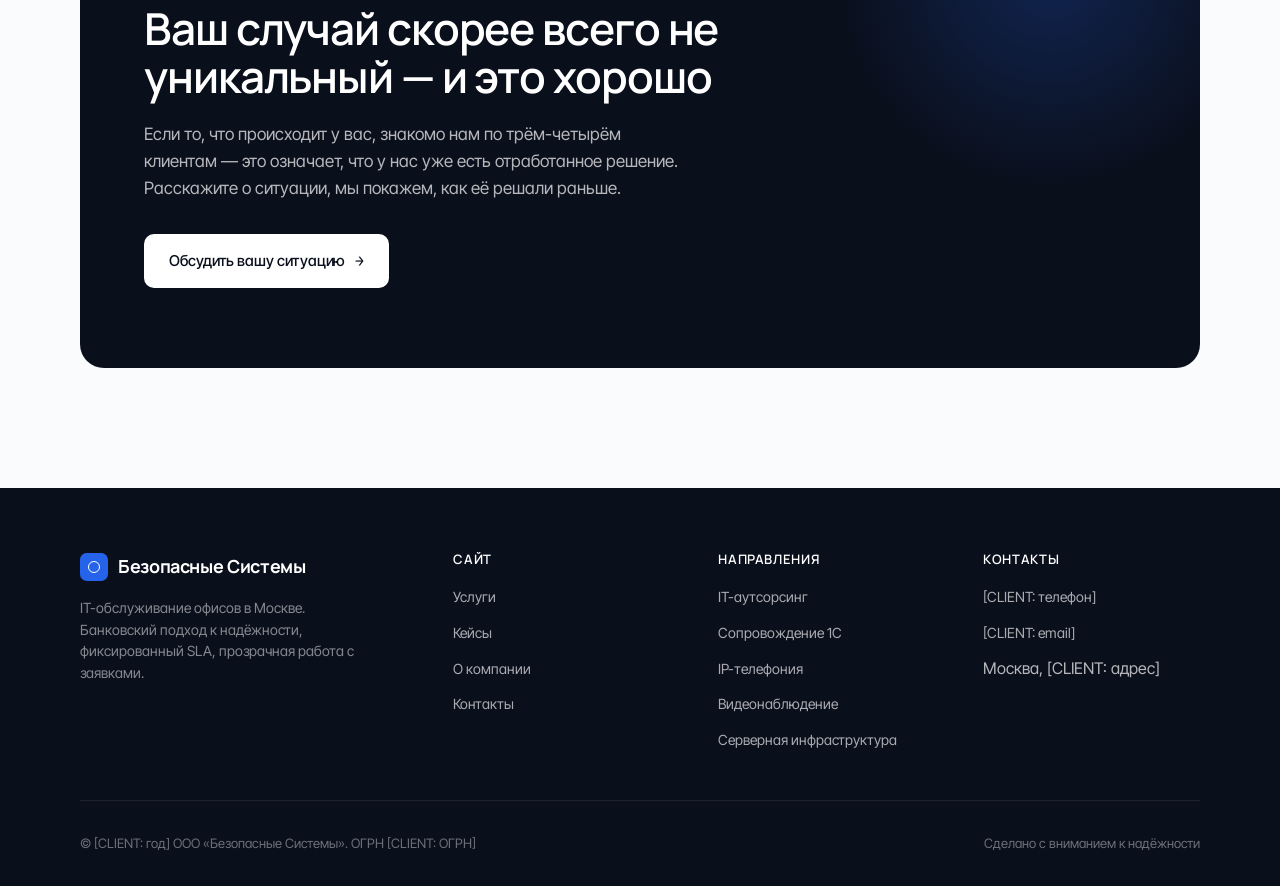
<file: cases.html>
<!DOCTYPE html>

<html lang="ru">
<head>
  <meta charset="UTF-8">
  <meta name="viewport" content="width=device-width, initial-scale=1.0">
  <title>Кейсы — Безопасные Системы</title>
  <meta name="description" content="Реальные задачи из практики IT-обслуживания офисов: миграции, внедрения, переход от других подрядчиков, инциденты и их решения.">

  <link rel="preconnect" href="https://fonts.googleapis.com">
  <link rel="preconnect" href="https://fonts.gstatic.com" crossorigin>
  <link href="https://fonts.googleapis.com/css2?family=Manrope:wght@400;500;600;700;800&family=Inter+Tight:wght@400;500;600&family=JetBrains+Mono:wght@400;500&display=swap" rel="stylesheet">
  <link rel="stylesheet" href="styles.css">
</head>
<body>

  <header class="site-header">
    <div class="container">
      <nav class="nav">
        <a href="index.html" class="brand">
          <span class="brand-mark"></span>
          <span>Безопасные&nbsp;Системы</span>
        </a>
        <ul class="nav-links">
          <li><a href="services.html">Услуги</a></li>
          <li><a href="cases.html" class="active">Кейсы</a></li>
          <li><a href="about.html">О компании</a></li>
          <li><a href="contact.html">Контакты</a></li>
        </ul>
        <a href="contact.html" class="nav-cta">Получить разбор</a>
        <button class="nav-toggle" aria-label="Меню"><span></span></button>
      </nav>
    </div>
  </header>

  <!-- PAGE HERO -->

  <section class="page-hero">
    <div class="container">
      <div class="page-hero-inner">
        <div class="eyebrow">
          <span class="eyebrow-dot"></span>
          Работа на практике
        </div>
        <h1>Кейсы и результаты</h1>
        <p class="hero-lede" style="margin-top: 24px;">
          Большинство задач наших клиентов под NDA, но типовые ситуации — повторяются.
          Ниже — сценарии из практики последних двух лет: с задачей, решением и измеримым результатом.
          Названия заменены, цифры реальные.
        </p>
      </div>
    </div>
  </section>

  <!-- KEY NUMBERS -->

  <section class="metrics">
    <div class="container">
      <div class="metrics-grid">
        <div class="metric">
          <div class="metric-value">[__]</div>
          <div class="metric-label">Активных клиентов<br>на обслуживании</div>
        </div>
        <div class="metric">
          <div class="metric-value">[__]<span class="unit">ПК</span></div>
          <div class="metric-label">В едином контуре<br>мониторинга</div>
        </div>
        <div class="metric">
          <div class="metric-value">[__]<span class="unit">лет</span></div>
          <div class="metric-label">Средний срок<br>работы с клиентом</div>
        </div>
        <div class="metric">
          <div class="metric-value">[__]<span class="unit">%</span></div>
          <div class="metric-label">Заявок закрыто<br>в рамках SLA</div>
        </div>
      </div>
    </div>
  </section>

  <!-- CASES -->

  <section class="section">
    <div class="container">
      <div class="section-head">
        <span class="section-tag">Типовые сценарии</span>
        <h2>Шесть ситуаций, с которыми приходят клиенты</h2>
      </div>

```
  <div class="cases-grid">
    <article class="case">
      <div class="case-meta">Переход от подрядчика</div>
      <h3>«Предыдущий подрядчик пропадал на сутки»</h3>
      <p class="case-desc">
        Торговая компания, [__] рабочих мест. Заявки теряли, SLA не измерялся.
        За 10 дней: аудит, миграция в наш helpdesk, закреплённый инженер.
        Через месяц — среднее время реакции упало с нескольких часов до 12 минут.
      </p>
      <div class="case-numbers">
        <div class="case-num">
          <div class="case-num-value">10<span style="font-size: 0.5em; color: var(--graphite);">дней</span></div>
          <div class="case-num-label">полный переход</div>
        </div>
        <div class="case-num">
          <div class="case-num-value">−[__]%</div>
          <div class="case-num-label">время реакции</div>
        </div>
      </div>
    </article>

    <article class="case">
      <div class="case-meta">Миграция инфраструктуры</div>
      <h3>Перенос серверов без остановки бизнеса</h3>
      <p class="case-desc">
        Компания со сменным графиком, 1С-база в центре процессов.
        Миграция на новую серверную площадку в ночное окно, три контрольных точки,
        план отката. Клиент вышел утром без единого сбоя.
      </p>
      <div class="case-numbers">
        <div class="case-num">
          <div class="case-num-value">0<span style="font-size: 0.5em; color: var(--graphite);">мин</span></div>
          <div class="case-num-label">простоя</div>
        </div>
        <div class="case-num">
          <div class="case-num-value">[__]<span style="font-size: 0.5em; color: var(--graphite);">ТБ</span></div>
          <div class="case-num-label">данных перенесено</div>
        </div>
      </div>
    </article>

    <article class="case">
      <div class="case-meta">Внедрение</div>
      <h3>Видеонаблюдение и СКУД на сети объектов</h3>
      <p class="case-desc">
        Развёртывание системы на [__] точках в Москве и области.
        Централизованная запись, интеграция с учётом рабочего времени,
        регламентное ТО. Одна точка ответственности по всему проекту.
      </p>
      <div class="case-numbers">
        <div class="case-num">
          <div class="case-num-value">[__]</div>
          <div class="case-num-label">объектов</div>
        </div>
        <div class="case-num">
          <div class="case-num-value">[__]<span style="font-size: 0.5em; color: var(--graphite);">кам</span></div>
          <div class="case-num-label">в сети</div>
        </div>
      </div>
    </article>

    <article class="case">
      <div class="case-meta">Инцидент</div>
      <h3>Шифровальщик в сети клиента</h3>
      <p class="case-desc">
        Обнаружение на раннем этапе благодаря мониторингу, изоляция заражённого сегмента,
        восстановление из резервной копии. Работа офиса была прервана на [__] часов
        вместо возможных суток. Провели разбор и доработали регламенты доступа.
      </p>
      <div class="case-numbers">
        <div class="case-num">
          <div class="case-num-value">[__]<span style="font-size: 0.5em; color: var(--graphite);">ч</span></div>
          <div class="case-num-label">до восстановления</div>
        </div>
        <div class="case-num">
          <div class="case-num-value">0</div>
          <div class="case-num-label">потерянных данных</div>
        </div>
      </div>
    </article>

    <article class="case">
      <div class="case-meta">Телефония</div>
      <h3>Переход на Asterisk с экономией на связи</h3>
      <p class="case-desc">
        Отказ от проприетарной АТС в пользу Asterisk. Интеграция с CRM,
        запись разговоров, отчёты. Снижение расходов на связь и получение
        контроля над инфраструктурой, которого не было раньше.
      </p>
      <div class="case-numbers">
        <div class="case-num">
          <div class="case-num-value">−[__]%</div>
          <div class="case-num-label">расходов на связь</div>
        </div>
        <div class="case-num">
          <div class="case-num-value">[__]</div>
          <div class="case-num-label">сотрудников подключено</div>
        </div>
      </div>
    </article>

    <article class="case">
      <div class="case-meta">Рост клиента</div>
      <h3>Масштабирование с 30 до 120 рабочих мест</h3>
      <p class="case-desc">
        Клиент вырос в 4 раза за 18 месяцев. Инфраструктура масштабировалась
        планово: сеть, серверы, helpdesk, регламенты. Абонентская плата росла
        пропорционально рабочим местам, без скачков и авралов.
      </p>
      <div class="case-numbers">
        <div class="case-num">
          <div class="case-num-value">4×</div>
          <div class="case-num-label">рост инфраструктуры</div>
        </div>
        <div class="case-num">
          <div class="case-num-value">0</div>
          <div class="case-num-label">дней простоя при масштабировании</div>
        </div>
      </div>
    </article>
  </div>
</div>
```

  </section>

  <!-- INDUSTRIES -->

  <section class="section" style="background: var(--cream);">
    <div class="container">
      <div class="section-head">
        <span class="section-tag">Отрасли</span>
        <h2>С какими типами бизнеса мы работаем чаще всего</h2>
        <p class="section-lede">
          Не берёмся за всё подряд. Фокус — средний офисный бизнес в Москве,
          где IT является рабочим инструментом, а не продуктом.
        </p>
      </div>

```
  <div class="principles-grid">
    <div class="principle">
      <div class="principle-num">·</div>
      <h3>Торговля и логистика</h3>
      <p>1С, WMS, торговое оборудование, обмен с маркетплейсами. Зона, где IT-сбой превращается в невыполненный заказ в ту же минуту.</p>
    </div>
    <div class="principle">
      <div class="principle-num">·</div>
      <h3>Производство и строительство</h3>
      <p>Офисные и полевые подразделения, распределённые сети, спецсистемы, видеонаблюдение на площадках.</p>
    </div>
    <div class="principle">
      <div class="principle-num">·</div>
      <h3>Финансовые и юридические услуги</h3>
      <p>Высокие требования к безопасности и непрерывности. Именно здесь наш банковский опыт применяется напрямую.</p>
    </div>
    <div class="principle">
      <div class="principle-num">·</div>
      <h3>Медицина и образование</h3>
      <p>Регламентированные среды, специализированное ПО, особые требования к бесперебойности работы.</p>
    </div>
  </div>
</div>
```

  </section>

  <!-- CTA -->

  <section class="section">
    <div class="container">
      <div class="cta-block">
        <h2>Ваш случай скорее всего не уникальный — и это хорошо</h2>
        <p>
          Если то, что происходит у вас, знакомо нам по трём-четырём клиентам —
          это означает, что у нас уже есть отработанное решение. Расскажите о ситуации,
          мы покажем, как её решали раньше.
        </p>
        <a href="contact.html" class="btn btn-primary">
          Обсудить вашу ситуацию
          <span class="btn-arrow"></span>
        </a>
      </div>
    </div>
  </section>

  <!-- FOOTER -->

  <footer class="site-footer">
    <div class="container">
      <div class="footer-grid">
        <div>
          <a href="index.html" class="brand">
            <span class="brand-mark"></span>
            <span>Безопасные Системы</span>
          </a>
          <p class="footer-desc">
            IT-обслуживание офисов в Москве. Банковский подход к надёжности,
            фиксированный SLA, прозрачная работа с заявками.
          </p>
        </div>
        <div class="footer-col">
          <h5>Сайт</h5>
          <ul>
            <li><a href="services.html">Услуги</a></li>
            <li><a href="cases.html">Кейсы</a></li>
            <li><a href="about.html">О компании</a></li>
            <li><a href="contact.html">Контакты</a></li>
          </ul>
        </div>
        <div class="footer-col">
          <h5>Направления</h5>
          <ul>
            <li><a href="services.html#outsource">IT-аутсорсинг</a></li>
            <li><a href="services.html#1c">Сопровождение 1С</a></li>
            <li><a href="services.html#telephony">IP-телефония</a></li>
            <li><a href="services.html#cctv">Видеонаблюдение</a></li>
            <li><a href="services.html#infra">Серверная инфраструктура</a></li>
          </ul>
        </div>
        <div class="footer-col">
          <h5>Контакты</h5>
          <ul>
            <li><a href="tel:[CLIENT: телефон]">[CLIENT: телефон]</a></li>
            <li><a href="mailto:[CLIENT: email]">[CLIENT: email]</a></li>
            <li>Москва, [CLIENT: адрес]</li>
          </ul>
        </div>
      </div>
      <div class="footer-bottom">
        <span>© [CLIENT: год] ООО «Безопасные Системы». ОГРН [CLIENT: ОГРН]</span>
        <span>Сделано с вниманием к надёжности</span>
      </div>
    </div>
  </footer>

  <script src="main.js"></script>

</body>
</html>
</file>
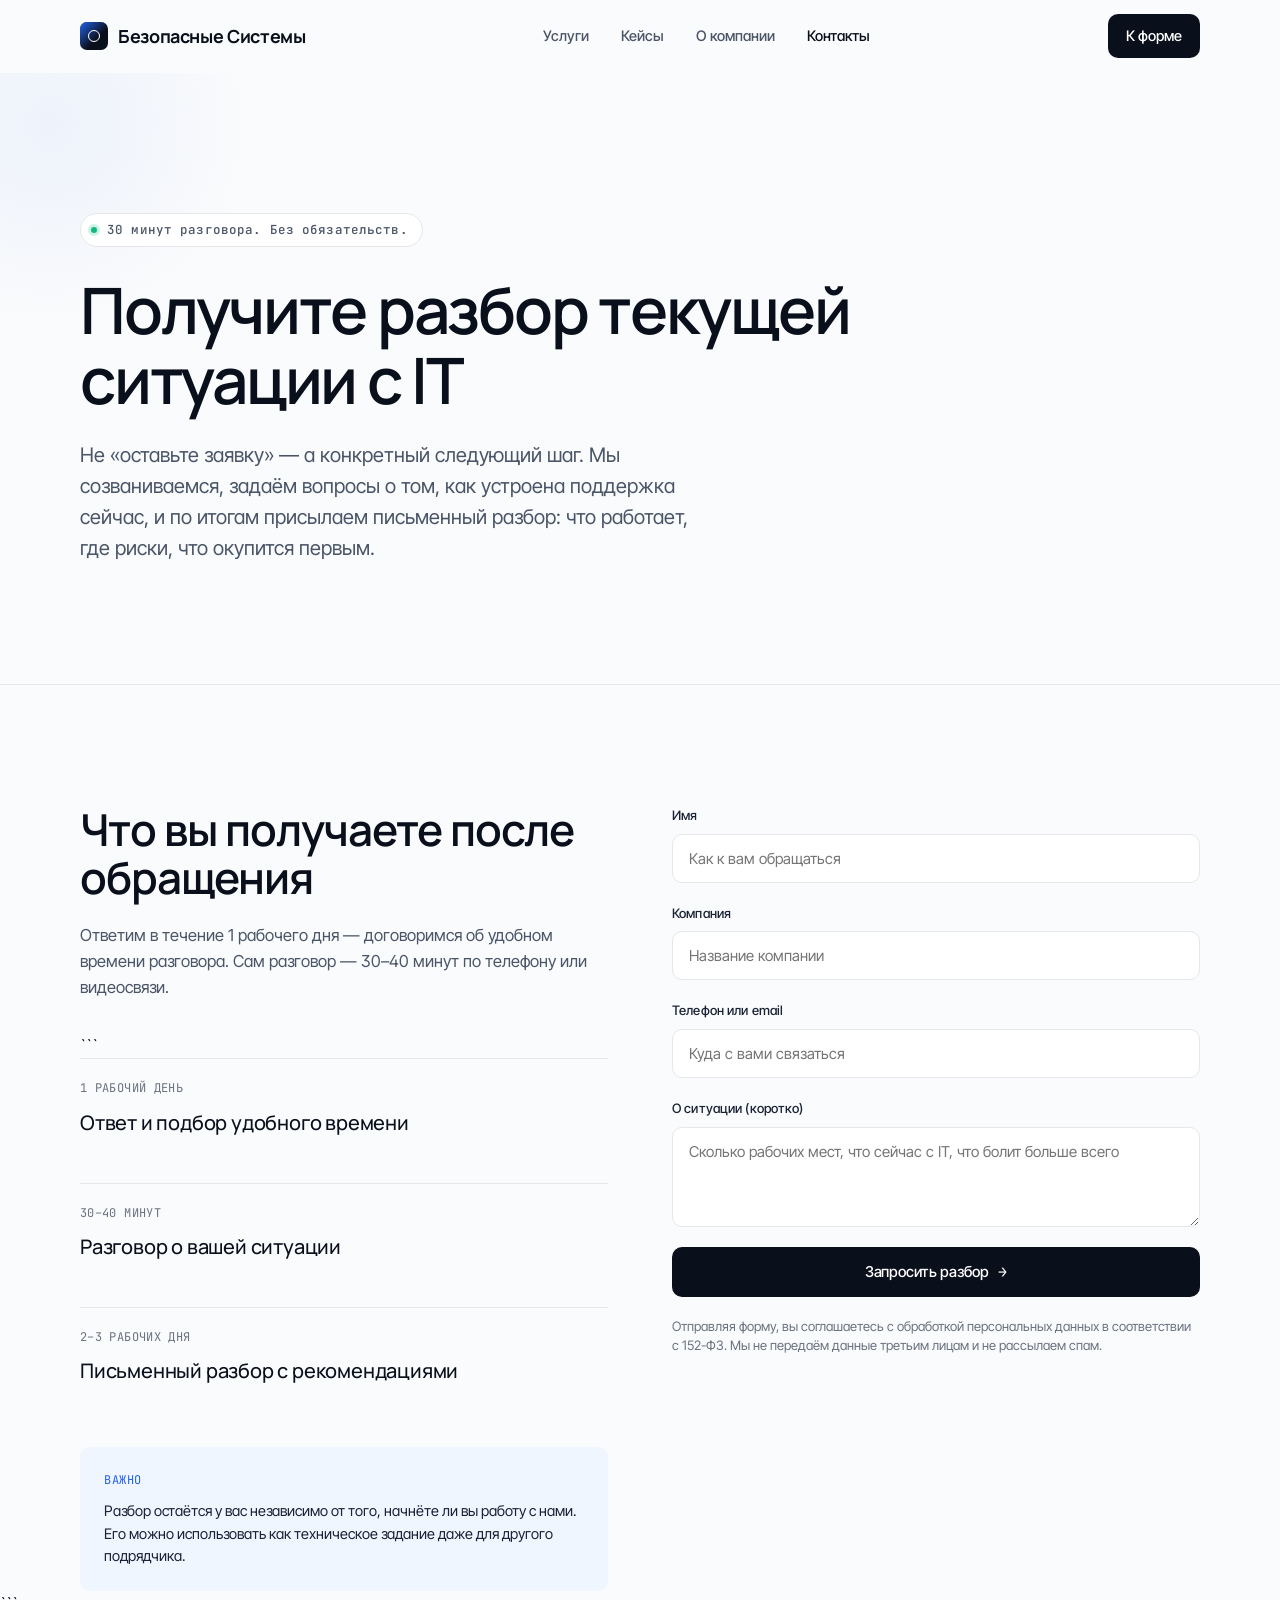
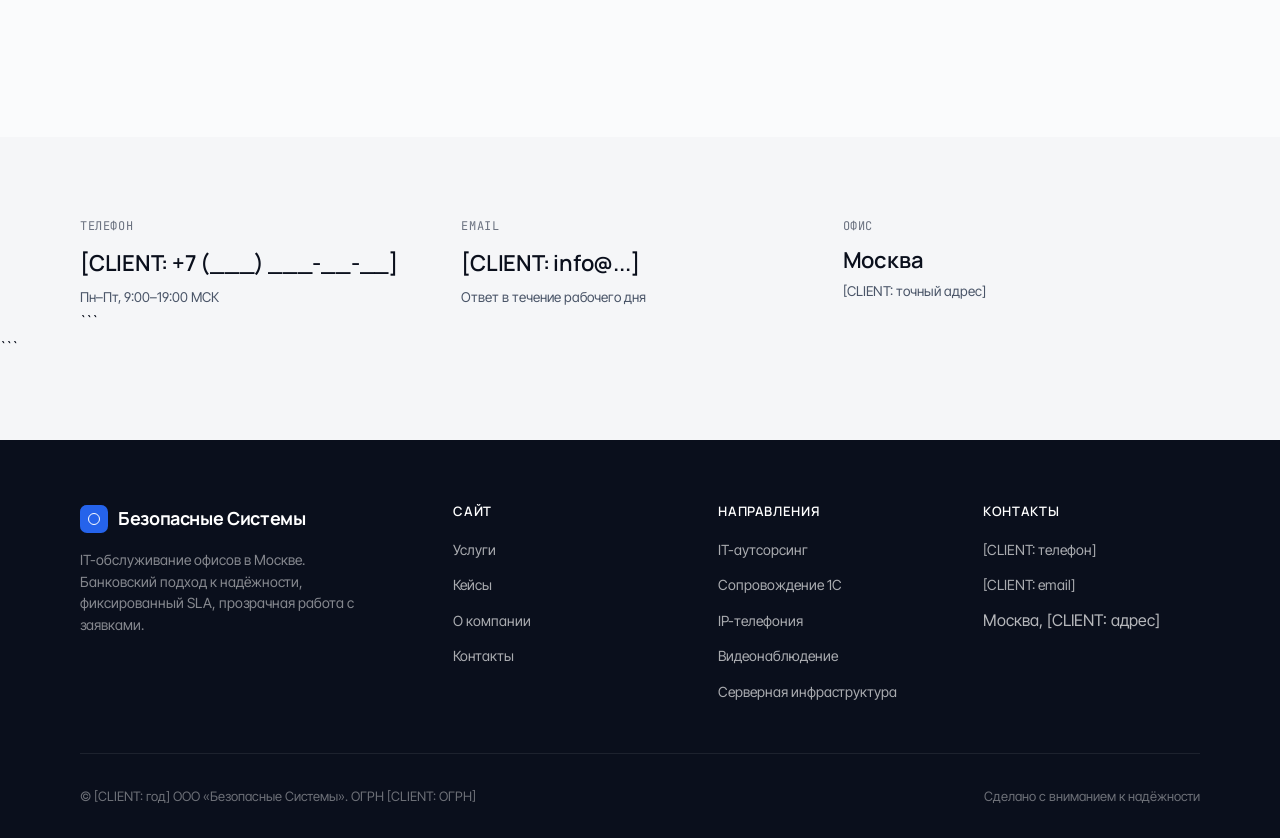
<file: contact.html>
<!DOCTYPE html>

<html lang="ru">
<head>
  <meta charset="UTF-8">
  <meta name="viewport" content="width=device-width, initial-scale=1.0">
  <title>Контакты — Безопасные Системы</title>
  <meta name="description" content="Запросите бесплатный разбор текущей IT-поддержки. 30 минут разговора, письменный отчёт о рисках и возможностях.">

  <link rel="preconnect" href="https://fonts.googleapis.com">
  <link rel="preconnect" href="https://fonts.gstatic.com" crossorigin>
  <link href="https://fonts.googleapis.com/css2?family=Manrope:wght@400;500;600;700;800&family=Inter+Tight:wght@400;500;600&family=JetBrains+Mono:wght@400;500&display=swap" rel="stylesheet">
  <link rel="stylesheet" href="styles.css">
</head>
<body>

  <header class="site-header">
    <div class="container">
      <nav class="nav">
        <a href="index.html" class="brand">
          <span class="brand-mark"></span>
          <span>Безопасные&nbsp;Системы</span>
        </a>
        <ul class="nav-links">
          <li><a href="services.html">Услуги</a></li>
          <li><a href="cases.html">Кейсы</a></li>
          <li><a href="about.html">О компании</a></li>
          <li><a href="contact.html" class="active">Контакты</a></li>
        </ul>
        <a href="#form" class="nav-cta">К форме</a>
        <button class="nav-toggle" aria-label="Меню"><span></span></button>
      </nav>
    </div>
  </header>

  <!-- PAGE HERO -->

  <section class="page-hero">
    <div class="container">
      <div class="page-hero-inner">
        <div class="eyebrow">
          <span class="eyebrow-dot"></span>
          30 минут разговора. Без обязательств.
        </div>
        <h1>Получите разбор текущей ситуации с IT</h1>
        <p class="hero-lede" style="margin-top: 24px;">
          Не «оставьте заявку» — а конкретный следующий шаг.
          Мы созваниваемся, задаём вопросы о том, как устроена поддержка сейчас,
          и по итогам присылаем письменный разбор: что работает, где риски,
          что окупится первым.
        </p>
      </div>
    </div>
  </section>

  <!-- CONTACT SECTION -->

  <section class="section" id="form">
    <div class="container">
      <div class="contact-grid">
        <!-- LEFT: info -->
        <div class="contact-info">
          <h2>Что вы получаете после обращения</h2>
          <p>
            Ответим в течение 1 рабочего дня — договоримся об удобном времени разговора.
            Сам разговор — 30–40 минут по телефону или видеосвязи.
          </p>

```
      <ul class="contact-list">
        <li class="contact-item">
          <div class="contact-item-label">1 рабочий день</div>
          <div class="contact-item-value">Ответ и подбор удобного времени</div>
        </li>
        <li class="contact-item">
          <div class="contact-item-label">30–40 минут</div>
          <div class="contact-item-value">Разговор о вашей ситуации</div>
        </li>
        <li class="contact-item">
          <div class="contact-item-label">2–3 рабочих дня</div>
          <div class="contact-item-value">Письменный разбор с рекомендациями</div>
        </li>
      </ul>

      <div style="margin-top: 40px; padding: 24px; background: var(--accent-soft); border-radius: var(--r-md);">
        <div style="font-family: var(--font-mono); font-size: 12px; color: var(--accent); letter-spacing: 0.05em; text-transform: uppercase; margin-bottom: 10px;">Важно</div>
        <p style="font-size: 14.5px; color: var(--ink-2); line-height: 1.55; margin: 0;">
          Разбор остаётся у вас независимо от того, начнёте ли вы работу с нами.
          Его можно использовать как техническое задание даже для другого подрядчика.
        </p>
      </div>
    </div>

    <!-- RIGHT: form -->
    <div>
      <form class="form" data-stub>
        <div class="field">
          <label for="name">Имя</label>
          <input type="text" id="name" name="name" required placeholder="Как к вам обращаться">
        </div>

        <div class="field">
          <label for="company">Компания</label>
          <input type="text" id="company" name="company" placeholder="Название компании">
        </div>

        <div class="field">
          <label for="contact">Телефон или email</label>
          <input type="text" id="contact" name="contact" required placeholder="Куда с вами связаться">
        </div>

        <div class="field">
          <label for="message">О ситуации (коротко)</label>
          <textarea id="message" name="message" placeholder="Сколько рабочих мест, что сейчас с IT, что болит больше всего"></textarea>
        </div>

        <button type="submit" class="btn btn-primary" style="justify-content: center;">
          Запросить разбор
          <span class="btn-arrow"></span>
        </button>

        <p class="form-note">
          Отправляя форму, вы соглашаетесь с обработкой персональных данных
          в соответствии с 152-ФЗ. Мы не передаём данные третьим лицам и не рассылаем спам.
        </p>

        <div class="form-confirmation" hidden style="padding: 16px 20px; background: #ecfdf5; border: 1px solid #a7f3d0; border-radius: var(--r-md); color: #047857; font-size: 14.5px;">
          Спасибо, заявка получена. Ответим в течение рабочего дня.
        </div>
      </form>
    </div>
  </div>
</div>
```

  </section>

  <!-- CONTACT BLOCK -->

  <section class="section-sm" style="background: var(--cream);">
    <div class="container">
      <div style="display: grid; grid-template-columns: repeat(3, 1fr); gap: 24px;" class="direct-contacts">
        <div>
          <div style="font-family: var(--font-mono); font-size: 12px; color: var(--mute); letter-spacing: 0.05em; text-transform: uppercase; margin-bottom: 10px;">Телефон</div>
          <a href="tel:[CLIENT: телефон]" style="font-family: var(--font-display); font-size: 22px; font-weight: 600; color: var(--ink); letter-spacing: -0.01em;">[CLIENT: +7 (___) ___-__-__]</a>
          <div style="font-size: 13.5px; color: var(--graphite); margin-top: 6px;">Пн–Пт, 9:00–19:00 МСК</div>
        </div>
        <div>
          <div style="font-family: var(--font-mono); font-size: 12px; color: var(--mute); letter-spacing: 0.05em; text-transform: uppercase; margin-bottom: 10px;">Email</div>
          <a href="mailto:[CLIENT: email]" style="font-family: var(--font-display); font-size: 22px; font-weight: 600; color: var(--ink); letter-spacing: -0.01em;">[CLIENT: info@...]</a>
          <div style="font-size: 13.5px; color: var(--graphite); margin-top: 6px;">Ответ в течение рабочего дня</div>
        </div>
        <div>
          <div style="font-family: var(--font-mono); font-size: 12px; color: var(--mute); letter-spacing: 0.05em; text-transform: uppercase; margin-bottom: 10px;">Офис</div>
          <div style="font-family: var(--font-display); font-size: 22px; font-weight: 600; color: var(--ink); letter-spacing: -0.01em; line-height: 1.3;">Москва</div>
          <div style="font-size: 13.5px; color: var(--graphite); margin-top: 6px;">[CLIENT: точный адрес]</div>
        </div>
      </div>

```
  <style>
    @media (max-width: 820px) {
      .direct-contacts { grid-template-columns: 1fr !important; gap: 28px !important; }
    }
  </style>
</div>
```

  </section>

  <!-- FOOTER -->

  <footer class="site-footer">
    <div class="container">
      <div class="footer-grid">
        <div>
          <a href="index.html" class="brand">
            <span class="brand-mark"></span>
            <span>Безопасные Системы</span>
          </a>
          <p class="footer-desc">
            IT-обслуживание офисов в Москве. Банковский подход к надёжности,
            фиксированный SLA, прозрачная работа с заявками.
          </p>
        </div>
        <div class="footer-col">
          <h5>Сайт</h5>
          <ul>
            <li><a href="services.html">Услуги</a></li>
            <li><a href="cases.html">Кейсы</a></li>
            <li><a href="about.html">О компании</a></li>
            <li><a href="contact.html">Контакты</a></li>
          </ul>
        </div>
        <div class="footer-col">
          <h5>Направления</h5>
          <ul>
            <li><a href="services.html#outsource">IT-аутсорсинг</a></li>
            <li><a href="services.html#1c">Сопровождение 1С</a></li>
            <li><a href="services.html#telephony">IP-телефония</a></li>
            <li><a href="services.html#cctv">Видеонаблюдение</a></li>
            <li><a href="services.html#infra">Серверная инфраструктура</a></li>
          </ul>
        </div>
        <div class="footer-col">
          <h5>Контакты</h5>
          <ul>
            <li><a href="tel:[CLIENT: телефон]">[CLIENT: телефон]</a></li>
            <li><a href="mailto:[CLIENT: email]">[CLIENT: email]</a></li>
            <li>Москва, [CLIENT: адрес]</li>
          </ul>
        </div>
      </div>
      <div class="footer-bottom">
        <span>© [CLIENT: год] ООО «Безопасные Системы». ОГРН [CLIENT: ОГРН]</span>
        <span>Сделано с вниманием к надёжности</span>
      </div>
    </div>
  </footer>

  <script src="main.js"></script>

</body>
</html>
</file>
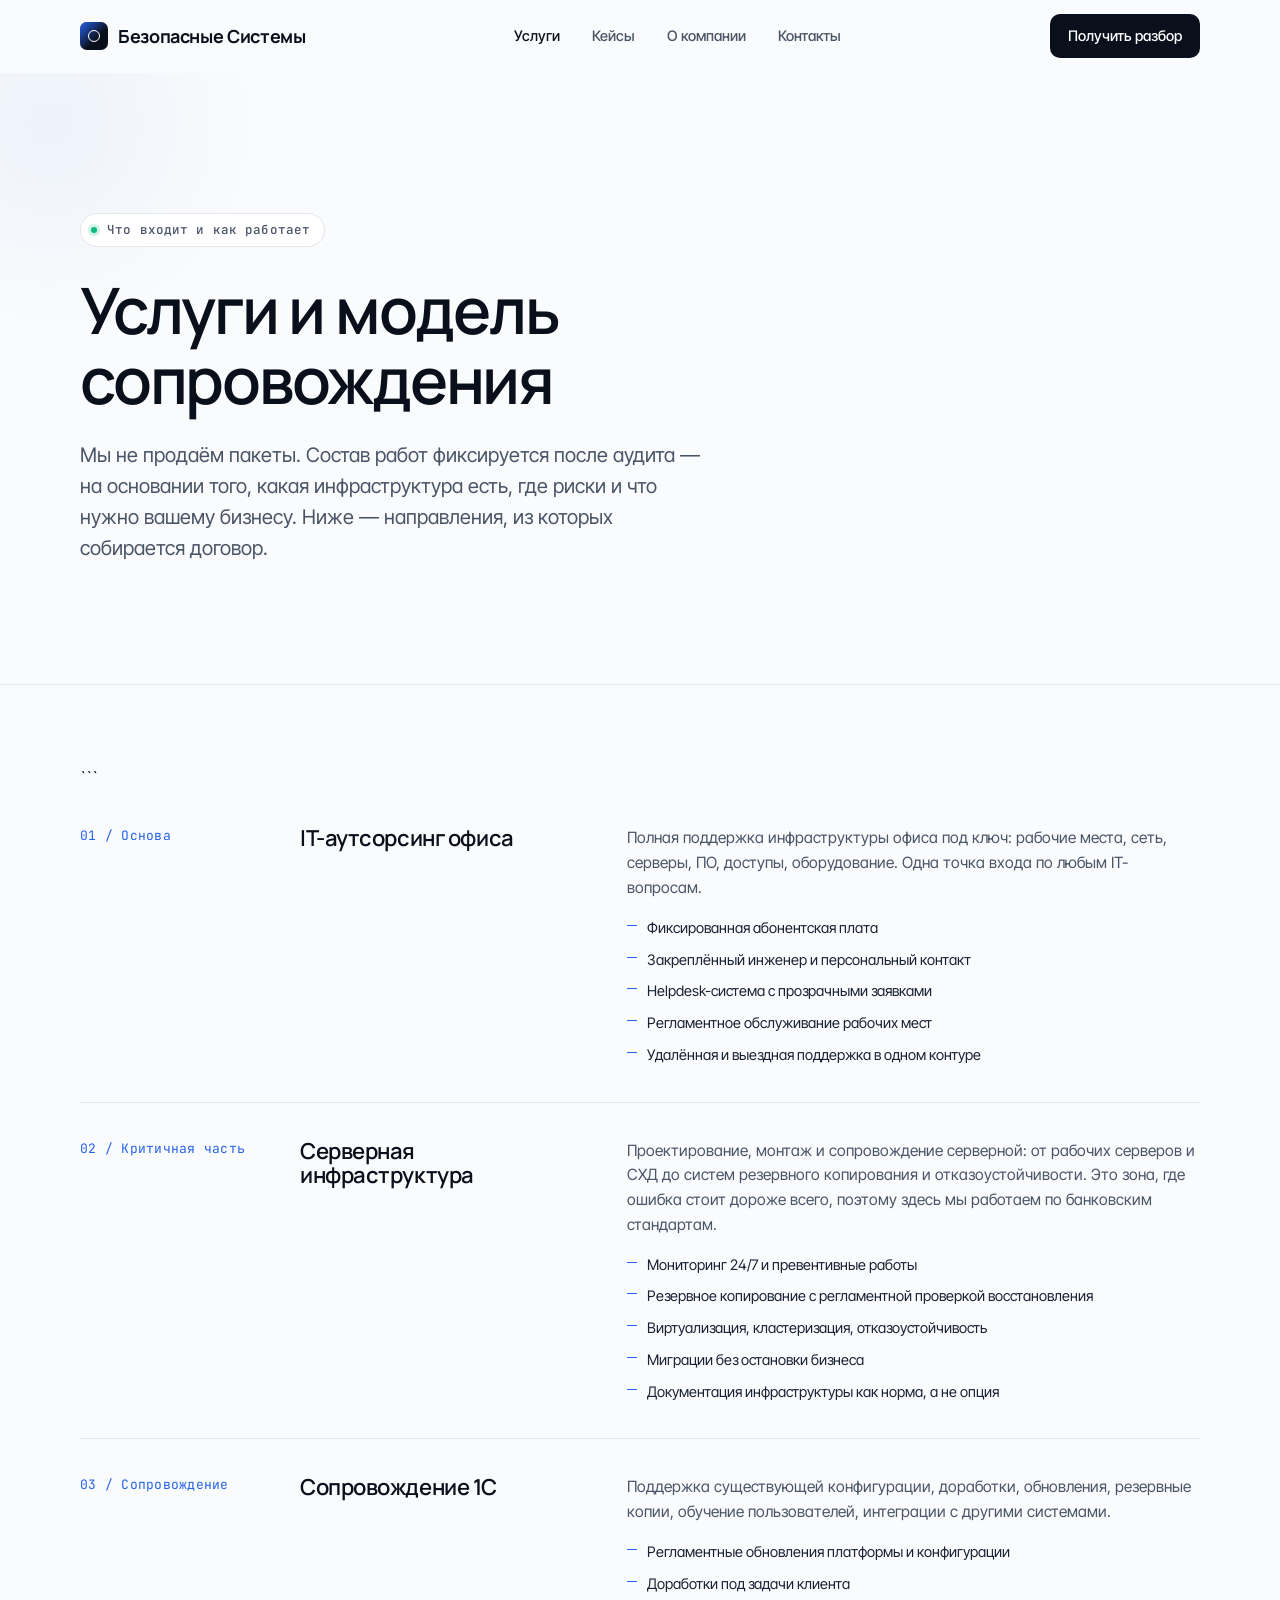
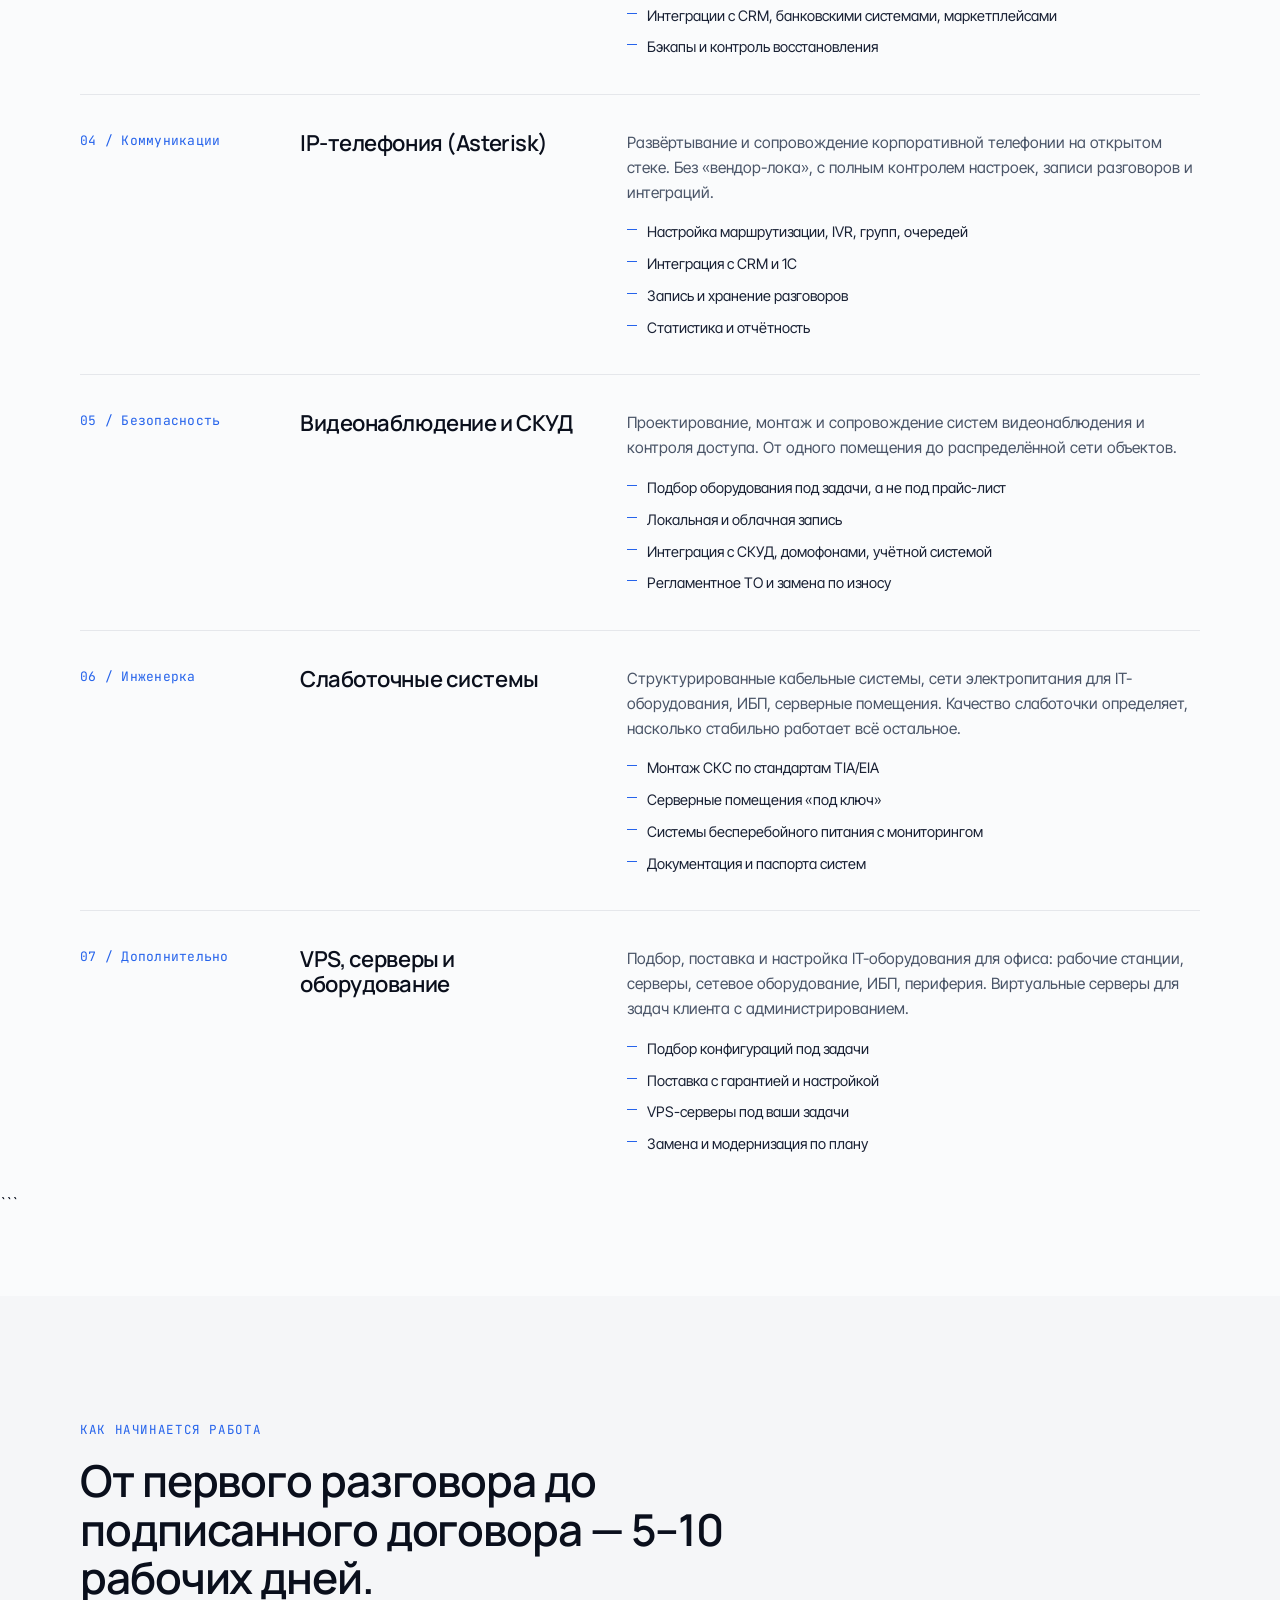
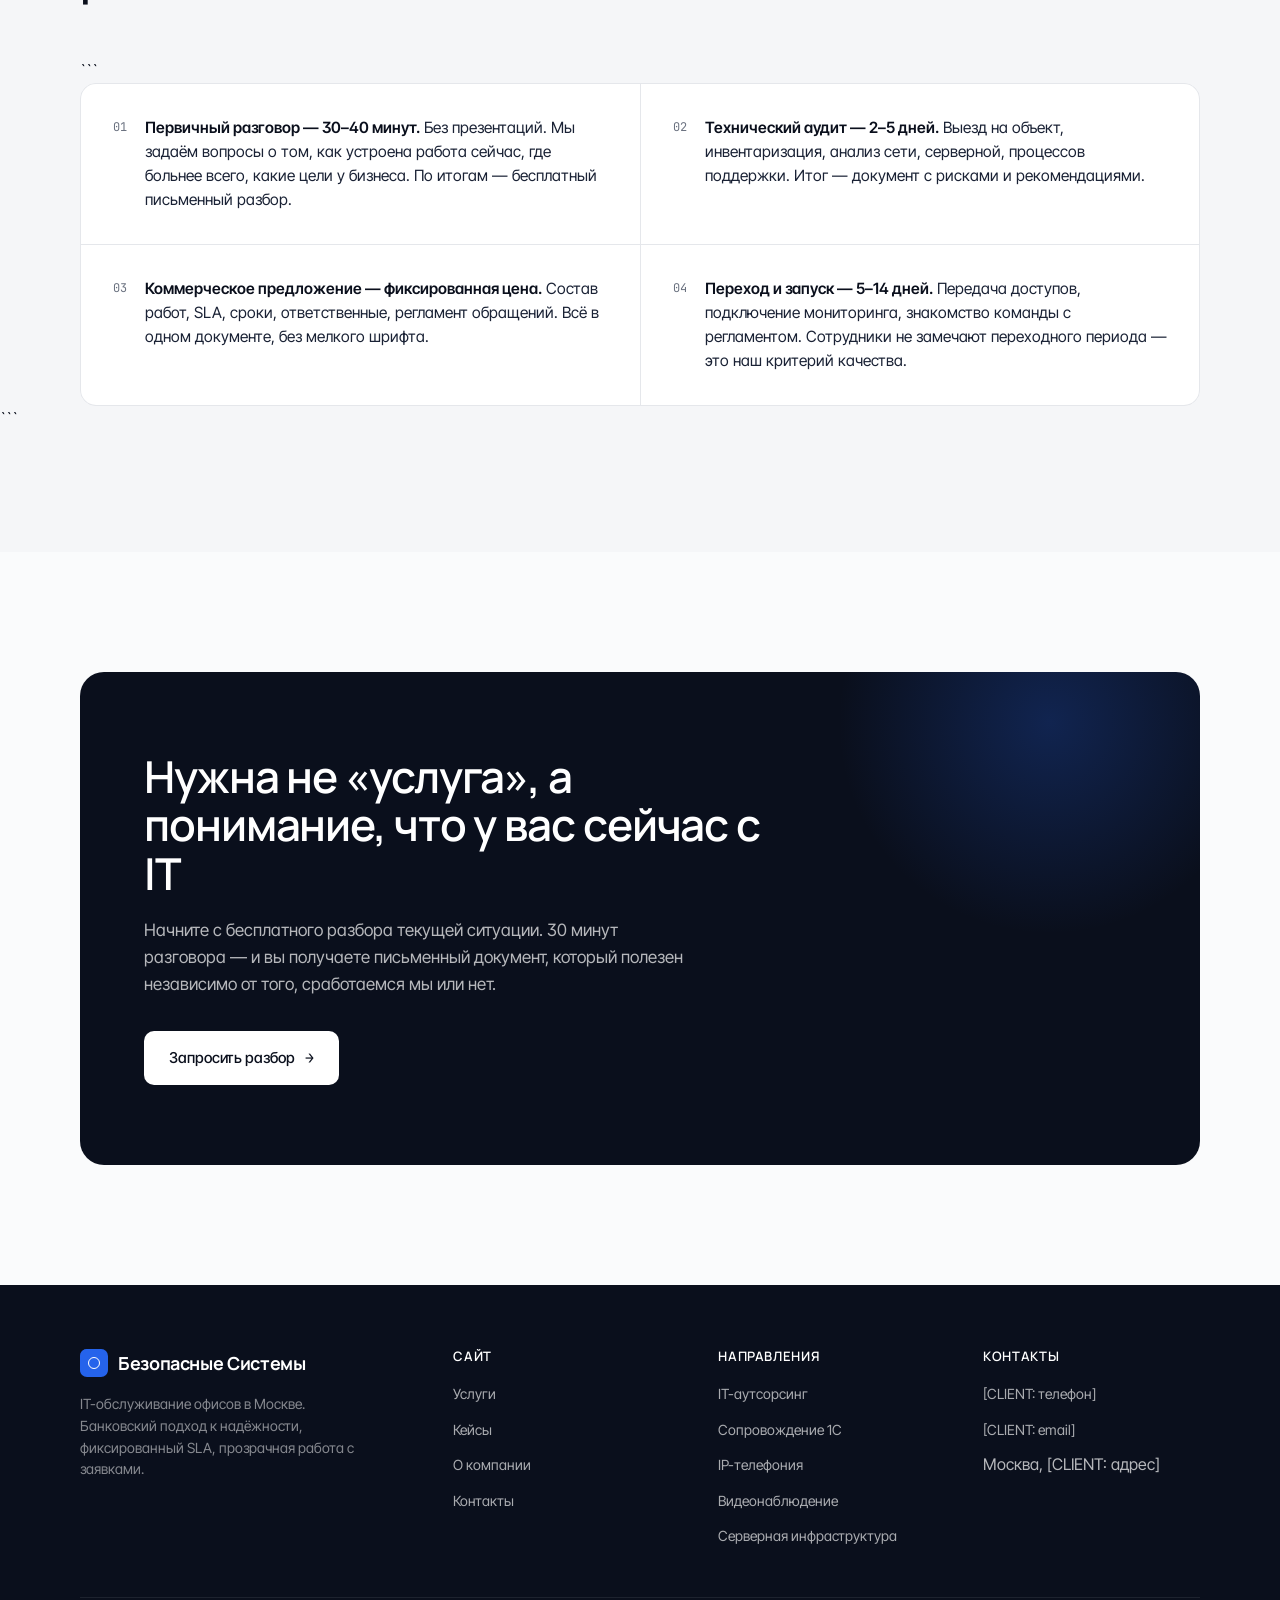
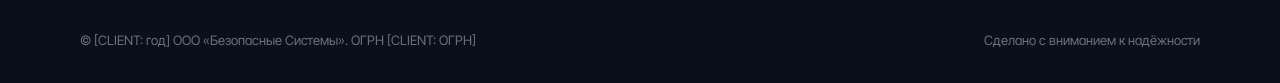
<file: services.html>
<!DOCTYPE html>

<html lang="ru">
<head>
  <meta charset="UTF-8">
  <meta name="viewport" content="width=device-width, initial-scale=1.0">
  <title>Услуги — Безопасные Системы</title>
  <meta name="description" content="Что входит в IT-обслуживание офисов: абонентская поддержка, удалённая и выездная помощь, мониторинг, серверная инфраструктура, 1С, IP-телефония, видеонаблюдение.">

  <link rel="preconnect" href="https://fonts.googleapis.com">
  <link rel="preconnect" href="https://fonts.gstatic.com" crossorigin>
  <link href="https://fonts.googleapis.com/css2?family=Manrope:wght@400;500;600;700;800&family=Inter+Tight:wght@400;500;600&family=JetBrains+Mono:wght@400;500&display=swap" rel="stylesheet">
  <link rel="stylesheet" href="styles.css">
</head>
<body>

  <header class="site-header">
    <div class="container">
      <nav class="nav">
        <a href="index.html" class="brand">
          <span class="brand-mark"></span>
          <span>Безопасные&nbsp;Системы</span>
        </a>
        <ul class="nav-links">
          <li><a href="services.html" class="active">Услуги</a></li>
          <li><a href="cases.html">Кейсы</a></li>
          <li><a href="about.html">О компании</a></li>
          <li><a href="contact.html">Контакты</a></li>
        </ul>
        <a href="contact.html" class="nav-cta">Получить разбор</a>
        <button class="nav-toggle" aria-label="Меню"><span></span></button>
      </nav>
    </div>
  </header>

  <!-- PAGE HERO -->

  <section class="page-hero">
    <div class="container">
      <div class="page-hero-inner">
        <div class="eyebrow">
          <span class="eyebrow-dot"></span>
          Что входит и как работает
        </div>
        <h1>Услуги и модель сопровождения</h1>
        <p class="hero-lede" style="margin-top: 24px;">
          Мы не продаём пакеты. Состав работ фиксируется после аудита —
          на основании того, какая инфраструктура есть, где риски и что нужно вашему бизнесу.
          Ниже — направления, из которых собирается договор.
        </p>
      </div>
    </div>
  </section>

  <!-- SERVICES LIST -->

  <section class="section-sm">
    <div class="container">

```
  <div class="service-row" id="outsource">
    <div class="service-num">01 / Основа</div>
    <div>
      <h3>IT-аутсорсинг офиса</h3>
    </div>
    <div>
      <p>
        Полная поддержка инфраструктуры офиса под ключ: рабочие места, сеть,
        серверы, ПО, доступы, оборудование. Одна точка входа по любым IT-вопросам.
      </p>
      <ul class="service-bullets">
        <li>Фиксированная абонентская плата</li>
        <li>Закреплённый инженер и персональный контакт</li>
        <li>Helpdesk-система с прозрачными заявками</li>
        <li>Регламентное обслуживание рабочих мест</li>
        <li>Удалённая и выездная поддержка в одном контуре</li>
      </ul>
    </div>
  </div>

  <div class="service-row" id="infra">
    <div class="service-num">02 / Критичная часть</div>
    <div>
      <h3>Серверная инфраструктура</h3>
    </div>
    <div>
      <p>
        Проектирование, монтаж и сопровождение серверной: от рабочих серверов
        и СХД до систем резервного копирования и отказоустойчивости.
        Это зона, где ошибка стоит дороже всего, поэтому здесь мы работаем по банковским стандартам.
      </p>
      <ul class="service-bullets">
        <li>Мониторинг 24/7 и превентивные работы</li>
        <li>Резервное копирование с регламентной проверкой восстановления</li>
        <li>Виртуализация, кластеризация, отказоустойчивость</li>
        <li>Миграции без остановки бизнеса</li>
        <li>Документация инфраструктуры как норма, а не опция</li>
      </ul>
    </div>
  </div>

  <div class="service-row" id="1c">
    <div class="service-num">03 / Сопровождение</div>
    <div>
      <h3>Сопровождение 1С</h3>
    </div>
    <div>
      <p>
        Поддержка существующей конфигурации, доработки, обновления,
        резервные копии, обучение пользователей, интеграции с другими системами.
      </p>
      <ul class="service-bullets">
        <li>Регламентные обновления платформы и конфигурации</li>
        <li>Доработки под задачи клиента</li>
        <li>Интеграции с CRM, банковскими системами, маркетплейсами</li>
        <li>Бэкапы и контроль восстановления</li>
      </ul>
    </div>
  </div>

  <div class="service-row" id="telephony">
    <div class="service-num">04 / Коммуникации</div>
    <div>
      <h3>IP-телефония (Asterisk)</h3>
    </div>
    <div>
      <p>
        Развёртывание и сопровождение корпоративной телефонии на открытом стеке.
        Без «вендор-лока», с полным контролем настроек, записи разговоров и интеграций.
      </p>
      <ul class="service-bullets">
        <li>Настройка маршрутизации, IVR, групп, очередей</li>
        <li>Интеграция с CRM и 1С</li>
        <li>Запись и хранение разговоров</li>
        <li>Статистика и отчётность</li>
      </ul>
    </div>
  </div>

  <div class="service-row" id="cctv">
    <div class="service-num">05 / Безопасность</div>
    <div>
      <h3>Видеонаблюдение и СКУД</h3>
    </div>
    <div>
      <p>
        Проектирование, монтаж и сопровождение систем видеонаблюдения
        и контроля доступа. От одного помещения до распределённой сети объектов.
      </p>
      <ul class="service-bullets">
        <li>Подбор оборудования под задачи, а не под прайс-лист</li>
        <li>Локальная и облачная запись</li>
        <li>Интеграция с СКУД, домофонами, учётной системой</li>
        <li>Регламентное ТО и замена по износу</li>
      </ul>
    </div>
  </div>

  <div class="service-row">
    <div class="service-num">06 / Инженерка</div>
    <div>
      <h3>Слаботочные системы</h3>
    </div>
    <div>
      <p>
        Структурированные кабельные системы, сети электропитания
        для IT-оборудования, ИБП, серверные помещения. Качество слаботочки
        определяет, насколько стабильно работает всё остальное.
      </p>
      <ul class="service-bullets">
        <li>Монтаж СКС по стандартам TIA/EIA</li>
        <li>Серверные помещения «под ключ»</li>
        <li>Системы бесперебойного питания с мониторингом</li>
        <li>Документация и паспорта систем</li>
      </ul>
    </div>
  </div>

  <div class="service-row">
    <div class="service-num">07 / Дополнительно</div>
    <div>
      <h3>VPS, серверы и оборудование</h3>
    </div>
    <div>
      <p>
        Подбор, поставка и настройка IT-оборудования для офиса: рабочие станции,
        серверы, сетевое оборудование, ИБП, периферия. Виртуальные серверы
        для задач клиента с администрированием.
      </p>
      <ul class="service-bullets">
        <li>Подбор конфигураций под задачи</li>
        <li>Поставка с гарантией и настройкой</li>
        <li>VPS-серверы под ваши задачи</li>
        <li>Замена и модернизация по плану</li>
      </ul>
    </div>
  </div>

</div>
```

  </section>

  <!-- HOW WE WORK -->

  <section class="section" style="background: var(--cream);">
    <div class="container">
      <div class="section-head">
        <span class="section-tag">Как начинается работа</span>
        <h2>От первого разговора до подписанного договора — 5–10 рабочих дней.</h2>
      </div>

```
  <div class="pain-list">
    <div class="pain-item">
      <span class="pain-num">01</span>
      <p class="pain-text">
        <strong>Первичный разговор — 30–40 минут.</strong>
        Без презентаций. Мы задаём вопросы о том, как устроена работа сейчас,
        где больнее всего, какие цели у бизнеса. По итогам — бесплатный письменный разбор.
      </p>
    </div>
    <div class="pain-item">
      <span class="pain-num">02</span>
      <p class="pain-text">
        <strong>Технический аудит — 2–5 дней.</strong>
        Выезд на объект, инвентаризация, анализ сети, серверной, процессов поддержки.
        Итог — документ с рисками и рекомендациями.
      </p>
    </div>
    <div class="pain-item">
      <span class="pain-num">03</span>
      <p class="pain-text">
        <strong>Коммерческое предложение — фиксированная цена.</strong>
        Состав работ, SLA, сроки, ответственные, регламент обращений.
        Всё в одном документе, без мелкого шрифта.
      </p>
    </div>
    <div class="pain-item">
      <span class="pain-num">04</span>
      <p class="pain-text">
        <strong>Переход и запуск — 5–14 дней.</strong>
        Передача доступов, подключение мониторинга, знакомство команды с регламентом.
        Сотрудники не замечают переходного периода — это наш критерий качества.
      </p>
    </div>
  </div>
</div>
```

  </section>

  <!-- CTA -->

  <section class="section">
    <div class="container">
      <div class="cta-block">
        <h2>Нужна не «услуга», а понимание, что у вас сейчас с IT</h2>
        <p>
          Начните с бесплатного разбора текущей ситуации. 30 минут разговора —
          и вы получаете письменный документ, который полезен независимо от того,
          сработаемся мы или нет.
        </p>
        <a href="contact.html" class="btn btn-primary">
          Запросить разбор
          <span class="btn-arrow"></span>
        </a>
      </div>
    </div>
  </section>

  <!-- FOOTER -->

  <footer class="site-footer">
    <div class="container">
      <div class="footer-grid">
        <div>
          <a href="index.html" class="brand">
            <span class="brand-mark"></span>
            <span>Безопасные Системы</span>
          </a>
          <p class="footer-desc">
            IT-обслуживание офисов в Москве. Банковский подход к надёжности,
            фиксированный SLA, прозрачная работа с заявками.
          </p>
        </div>
        <div class="footer-col">
          <h5>Сайт</h5>
          <ul>
            <li><a href="services.html">Услуги</a></li>
            <li><a href="cases.html">Кейсы</a></li>
            <li><a href="about.html">О компании</a></li>
            <li><a href="contact.html">Контакты</a></li>
          </ul>
        </div>
        <div class="footer-col">
          <h5>Направления</h5>
          <ul>
            <li><a href="services.html#outsource">IT-аутсорсинг</a></li>
            <li><a href="services.html#1c">Сопровождение 1С</a></li>
            <li><a href="services.html#telephony">IP-телефония</a></li>
            <li><a href="services.html#cctv">Видеонаблюдение</a></li>
            <li><a href="services.html#infra">Серверная инфраструктура</a></li>
          </ul>
        </div>
        <div class="footer-col">
          <h5>Контакты</h5>
          <ul>
            <li><a href="tel:[CLIENT: телефон]">[CLIENT: телефон]</a></li>
            <li><a href="mailto:[CLIENT: email]">[CLIENT: email]</a></li>
            <li>Москва, [CLIENT: адрес]</li>
          </ul>
        </div>
      </div>
      <div class="footer-bottom">
        <span>© [CLIENT: год] ООО «Безопасные Системы». ОГРН [CLIENT: ОГРН]</span>
        <span>Сделано с вниманием к надёжности</span>
      </div>
    </div>
  </footer>

  <script src="main.js"></script>

</body>
</html>
</file>
<file: styles.css>
/* ============================================
   sf-sys | design tokens + base styles
   ============================================ */

:root {
  /* Colors */
  --ink: #0a0f1c;
  --ink-2: #1a2235;
  --graphite: #4a5568;
  --mute: #6b7280;
  --hair: #e5e7eb;
  --paper: #ffffff;
  --snow: #fafbfc;
  --cream: #f5f6f8;

  --accent: #2563eb;
  --accent-dark: #1d4ed8;
  --accent-soft: #eff6ff;
  --signal: #10b981;
  --danger: #dc2626;

  /* Type */
  --font-display: 'Manrope', ui-sans-serif, system-ui, sans-serif;
  --font-body: 'Inter Tight', ui-sans-serif, system-ui, sans-serif;
  --font-mono: 'JetBrains Mono', ui-monospace, monospace;

  /* Space */
  --container: 1200px;
  --gutter: clamp(20px, 4vw, 40px);

  /* Radius */
  --r-sm: 6px;
  --r-md: 10px;
  --r-lg: 16px;
  --r-xl: 24px;

  /* Motion */
  --ease: cubic-bezier(0.2, 0.8, 0.2, 1);
}

* { box-sizing: border-box; }

html {
  scroll-behavior: smooth;
  -webkit-text-size-adjust: 100%;
}

body {
  margin: 0;
  font-family: var(--font-body);
  font-size: 16px;
  line-height: 1.6;
  color: var(--ink);
  background: var(--snow);
  -webkit-font-smoothing: antialiased;
  -moz-osx-font-smoothing: grayscale;
  font-feature-settings: 'ss01', 'cv11';
}

h1, h2, h3, h4, h5 {
  font-family: var(--font-display);
  font-weight: 600;
  letter-spacing: -0.02em;
  line-height: 1.1;
  color: var(--ink);
  margin: 0;
}

h1 { font-size: clamp(36px, 6vw, 64px); letter-spacing: -0.035em; }
h2 { font-size: clamp(28px, 4vw, 44px); letter-spacing: -0.025em; }
h3 { font-size: clamp(20px, 2.5vw, 26px); }
h4 { font-size: 18px; font-weight: 600; }

p { margin: 0; }
a { color: inherit; text-decoration: none; }

/* ============================================
   Layout
   ============================================ */

.container {
  width: 100%;
  max-width: var(--container);
  margin: 0 auto;
  padding: 0 var(--gutter);
}

.section {
  padding: clamp(64px, 10vw, 120px) 0;
}

.section-sm {
  padding: clamp(48px, 7vw, 80px) 0;
}

/* ============================================
   Header / Nav
   ============================================ */

.site-header {
  position: sticky;
  top: 0;
  z-index: 50;
  background: rgba(250, 251, 252, 0.85);
  backdrop-filter: saturate(180%) blur(12px);
  -webkit-backdrop-filter: saturate(180%) blur(12px);
  border-bottom: 1px solid transparent;
  transition: border-color 0.3s var(--ease);
}

.site-header.scrolled {
  border-bottom-color: var(--hair);
}

.nav {
  display: flex;
  align-items: center;
  justify-content: space-between;
  height: 72px;
}

.brand {
  display: flex;
  align-items: center;
  gap: 10px;
  font-family: var(--font-display);
  font-weight: 700;
  font-size: 18px;
  letter-spacing: -0.02em;
  color: var(--ink);
}

.brand-mark {
  width: 28px;
  height: 28px;
  border-radius: 7px;
  background: var(--ink);
  position: relative;
  overflow: hidden;
}

.brand-mark::before {
  content: '';
  position: absolute;
  inset: 0;
  background: linear-gradient(135deg, var(--accent) 0%, transparent 60%);
}

.brand-mark::after {
  content: '';
  position: absolute;
  top: 50%;
  left: 50%;
  width: 10px;
  height: 10px;
  border: 1.5px solid #fff;
  border-radius: 50%;
  transform: translate(-50%, -50%);
}

.nav-links {
  display: flex;
  align-items: center;
  gap: 32px;
  list-style: none;
  padding: 0;
  margin: 0;
}

.nav-links a {
  font-size: 14.5px;
  color: var(--graphite);
  transition: color 0.2s var(--ease);
  font-weight: 500;
}

.nav-links a:hover,
.nav-links a.active {
  color: var(--ink);
}

.nav-cta {
  display: inline-flex;
  align-items: center;
  gap: 8px;
  padding: 10px 18px;
  font-size: 14.5px;
  font-weight: 500;
  background: var(--ink);
  color: #fff;
  border-radius: var(--r-md);
  transition: background 0.2s var(--ease), transform 0.2s var(--ease);
}

.nav-cta:hover {
  background: var(--accent);
  transform: translateY(-1px);
}

.nav-toggle {
  display: none;
  width: 40px;
  height: 40px;
  border: 1px solid var(--hair);
  border-radius: var(--r-md);
  background: transparent;
  cursor: pointer;
  align-items: center;
  justify-content: center;
}

.nav-toggle span {
  display: block;
  width: 18px;
  height: 1.5px;
  background: var(--ink);
  position: relative;
}

.nav-toggle span::before,
.nav-toggle span::after {
  content: '';
  position: absolute;
  left: 0;
  width: 18px;
  height: 1.5px;
  background: var(--ink);
}

.nav-toggle span::before { top: -6px; }
.nav-toggle span::after { top: 6px; }

@media (max-width: 820px) {
  .nav-links,
  .nav-cta { display: none; }
  .nav-toggle { display: flex; }

  .nav-links.open {
    display: flex;
    position: absolute;
    top: 72px;
    left: 0;
    right: 0;
    flex-direction: column;
    gap: 0;
    background: var(--paper);
    border-bottom: 1px solid var(--hair);
    padding: 12px var(--gutter) 24px;
  }

  .nav-links.open li {
    width: 100%;
    border-bottom: 1px solid var(--hair);
  }
  .nav-links.open li:last-child { border-bottom: 0; }
  .nav-links.open a {
    display: block;
    padding: 16px 0;
    font-size: 16px;
  }
}

/* ============================================
   Buttons
   ============================================ */

.btn {
  display: inline-flex;
  align-items: center;
  gap: 10px;
  padding: 14px 24px;
  font-family: var(--font-body);
  font-size: 15px;
  font-weight: 500;
  border-radius: var(--r-md);
  border: 1px solid transparent;
  cursor: pointer;
  transition: all 0.2s var(--ease);
  letter-spacing: -0.005em;
}

.btn-primary {
  background: var(--ink);
  color: #fff;
}

.btn-primary:hover {
  background: var(--accent);
  transform: translateY(-1px);
  box-shadow: 0 10px 24px -8px rgba(37, 99, 235, 0.4);
}

.btn-secondary {
  background: transparent;
  color: var(--ink);
  border-color: var(--hair);
}

.btn-secondary:hover {
  border-color: var(--ink);
  background: var(--paper);
}

.btn-arrow::after {
  content: '→';
  font-family: var(--font-mono);
  transition: transform 0.2s var(--ease);
}

.btn:hover .btn-arrow::after,
.btn-arrow:hover::after {
  transform: translateX(3px);
}

/* ============================================
   Hero
   ============================================ */

.hero {
  position: relative;
  padding: clamp(80px, 12vw, 140px) 0 clamp(64px, 10vw, 120px);
  overflow: hidden;
}

.hero::before {
  content: '';
  position: absolute;
  top: -200px;
  right: -200px;
  width: 600px;
  height: 600px;
  background: radial-gradient(circle, rgba(37, 99, 235, 0.08) 0%, transparent 60%);
  pointer-events: none;
}

.hero-grid {
  position: absolute;
  inset: 0;
  background-image:
    linear-gradient(to right, rgba(10, 15, 28, 0.04) 1px, transparent 1px),
    linear-gradient(to bottom, rgba(10, 15, 28, 0.04) 1px, transparent 1px);
  background-size: 60px 60px;
  mask-image: radial-gradient(ellipse at center top, black 20%, transparent 70%);
  -webkit-mask-image: radial-gradient(ellipse at center top, black 20%, transparent 70%);
  pointer-events: none;
}

.hero-inner {
  position: relative;
  max-width: 880px;
}

.eyebrow {
  display: inline-flex;
  align-items: center;
  gap: 10px;
  padding: 6px 14px 6px 10px;
  font-family: var(--font-mono);
  font-size: 12.5px;
  font-weight: 500;
  color: var(--graphite);
  background: var(--paper);
  border: 1px solid var(--hair);
  border-radius: 100px;
  margin-bottom: 28px;
  letter-spacing: 0.01em;
}

.eyebrow-dot {
  width: 6px;
  height: 6px;
  border-radius: 50%;
  background: var(--signal);
  box-shadow: 0 0 0 3px rgba(16, 185, 129, 0.2);
  animation: pulse 2s infinite;
}

@keyframes pulse {
  0%, 100% { box-shadow: 0 0 0 3px rgba(16, 185, 129, 0.2); }
  50% { box-shadow: 0 0 0 5px rgba(16, 185, 129, 0.1); }
}

.hero-lede {
  font-size: clamp(17px, 2vw, 20px);
  color: var(--graphite);
  max-width: 640px;
  margin: 28px 0 40px;
  line-height: 1.55;
}

.hero-actions {
  display: flex;
  flex-wrap: wrap;
  gap: 12px;
  margin-bottom: 56px;
}

.hero-pills {
  display: flex;
  flex-wrap: wrap;
  gap: 10px;
}

.pill {
  display: inline-flex;
  align-items: center;
  gap: 8px;
  padding: 8px 14px;
  background: var(--paper);
  border: 1px solid var(--hair);
  border-radius: 100px;
  font-size: 13.5px;
  color: var(--ink-2);
  font-weight: 500;
}

.pill-icon {
  width: 14px;
  height: 14px;
  border-radius: 50%;
  background: var(--accent-soft);
  color: var(--accent);
  display: inline-flex;
  align-items: center;
  justify-content: center;
  font-size: 10px;
  font-weight: 700;
}

.accent-line {
  color: var(--accent);
  position: relative;
  display: inline-block;
}

.accent-line::after {
  content: '';
  position: absolute;
  left: 0;
  bottom: 0.08em;
  width: 100%;
  height: 0.08em;
  background: var(--accent);
  opacity: 0.25;
}

/* ============================================
   Metrics bar (under hero)
   ============================================ */

.metrics {
  border-top: 1px solid var(--hair);
  border-bottom: 1px solid var(--hair);
  background: var(--paper);
}

.metrics-grid {
  display: grid;
  grid-template-columns: repeat(4, 1fr);
  gap: 0;
}

.metric {
  padding: 36px 28px;
  border-right: 1px solid var(--hair);
}

.metric:last-child { border-right: 0; }

.metric-value {
  font-family: var(--font-display);
  font-size: clamp(28px, 3.5vw, 40px);
  font-weight: 600;
  letter-spacing: -0.03em;
  color: var(--ink);
  line-height: 1;
  margin-bottom: 8px;
}

.metric-value .unit {
  font-size: 0.55em;
  color: var(--graphite);
  font-weight: 500;
  margin-left: 2px;
}

.metric-label {
  font-size: 13.5px;
  color: var(--graphite);
  line-height: 1.4;
}

@media (max-width: 720px) {
  .metrics-grid {
    grid-template-columns: repeat(2, 1fr);
  }
  .metric {
    padding: 24px 20px;
    border-bottom: 1px solid var(--hair);
  }
  .metric:nth-child(2n) { border-right: 0; }
  .metric:nth-last-child(-n+2) { border-bottom: 0; }
}

/* ============================================
   Section heads
   ============================================ */

.section-head {
  max-width: 720px;
  margin-bottom: 56px;
}

.section-tag {
  display: inline-block;
  font-family: var(--font-mono);
  font-size: 12.5px;
  color: var(--accent);
  letter-spacing: 0.05em;
  text-transform: uppercase;
  margin-bottom: 16px;
}

.section-lede {
  font-size: clamp(16px, 1.6vw, 18px);
  color: var(--graphite);
  margin-top: 20px;
  max-width: 620px;
  line-height: 1.6;
}

/* ============================================
   Pain blocks (problem section)
   ============================================ */

.pain-list {
  display: grid;
  grid-template-columns: repeat(2, 1fr);
  gap: 1px;
  background: var(--hair);
  border: 1px solid var(--hair);
  border-radius: var(--r-lg);
  overflow: hidden;
}

.pain-item {
  background: var(--paper);
  padding: 32px;
  display: flex;
  gap: 18px;
  align-items: flex-start;
}

.pain-num {
  font-family: var(--font-mono);
  font-size: 12px;
  color: var(--mute);
  flex-shrink: 0;
  padding-top: 2px;
}

.pain-text {
  font-size: 15.5px;
  color: var(--ink-2);
  line-height: 1.55;
}

.pain-text strong {
  color: var(--ink);
  font-weight: 600;
}

@media (max-width: 720px) {
  .pain-list {
    grid-template-columns: 1fr;
  }
}

/* ============================================
   System blocks (solution)
   ============================================ */

.system-grid {
  display: grid;
  grid-template-columns: 1fr 1fr;
  gap: 48px;
  align-items: start;
}

.system-visual {
  position: sticky;
  top: 100px;
  background: var(--ink);
  color: #fff;
  border-radius: var(--r-xl);
  padding: 40px;
  overflow: hidden;
  position: relative;
}

.system-visual::before {
  content: '';
  position: absolute;
  top: 0;
  right: 0;
  width: 300px;
  height: 300px;
  background: radial-gradient(circle, rgba(37, 99, 235, 0.4) 0%, transparent 60%);
  pointer-events: none;
}

.visual-title {
  font-family: var(--font-mono);
  font-size: 12px;
  color: rgba(255, 255, 255, 0.5);
  letter-spacing: 0.05em;
  text-transform: uppercase;
  margin-bottom: 24px;
  position: relative;
}

.flow-step {
  display: flex;
  align-items: center;
  gap: 14px;
  padding: 14px 0;
  border-bottom: 1px solid rgba(255, 255, 255, 0.08);
  position: relative;
}

.flow-step:last-child { border-bottom: 0; }

.flow-icon {
  width: 32px;
  height: 32px;
  border-radius: 8px;
  background: rgba(37, 99, 235, 0.2);
  color: #60a5fa;
  display: flex;
  align-items: center;
  justify-content: center;
  font-family: var(--font-mono);
  font-size: 13px;
  font-weight: 600;
  flex-shrink: 0;
}

.flow-text {
  font-size: 14.5px;
  color: rgba(255, 255, 255, 0.9);
}

.flow-time {
  margin-left: auto;
  font-family: var(--font-mono);
  font-size: 12px;
  color: #60a5fa;
}

.system-list {
  list-style: none;
  padding: 0;
  margin: 0;
}

.system-item {
  padding: 24px 0;
  border-bottom: 1px solid var(--hair);
}

.system-item:first-child { padding-top: 0; }
.system-item:last-child { border-bottom: 0; }

.system-item h3 {
  margin-bottom: 10px;
  display: flex;
  align-items: baseline;
  gap: 14px;
}

.system-item-num {
  font-family: var(--font-mono);
  font-size: 12px;
  color: var(--accent);
  font-weight: 500;
}

.system-item p {
  color: var(--graphite);
  font-size: 15.5px;
  line-height: 1.6;
}

@media (max-width: 900px) {
  .system-grid {
    grid-template-columns: 1fr;
    gap: 32px;
  }
  .system-visual {
    position: static;
  }
}

/* ============================================
   Compare table
   ============================================ */

.compare {
  background: var(--paper);
  border: 1px solid var(--hair);
  border-radius: var(--r-xl);
  overflow: hidden;
}

.compare-row {
  display: grid;
  grid-template-columns: 1.2fr 1fr 1fr;
  border-bottom: 1px solid var(--hair);
}

.compare-row:last-child { border-bottom: 0; }

.compare-row > div {
  padding: 20px 24px;
  font-size: 14.5px;
  display: flex;
  align-items: center;
}

.compare-head {
  background: var(--cream);
  font-family: var(--font-display);
  font-weight: 600;
  font-size: 13.5px !important;
  text-transform: uppercase;
  letter-spacing: 0.03em;
  color: var(--graphite);
}

.compare-head .us {
  color: var(--accent);
}

.compare-criterion {
  font-weight: 500;
  color: var(--ink-2);
  border-right: 1px solid var(--hair);
}

.compare-them {
  color: var(--mute);
  border-right: 1px solid var(--hair);
}

.compare-us {
  color: var(--ink);
  font-weight: 500;
  background: rgba(37, 99, 235, 0.02);
}

@media (max-width: 720px) {
  .compare-row {
    grid-template-columns: 1fr;
  }
  .compare-row > div {
    border-right: 0 !important;
    border-bottom: 1px solid var(--hair);
    padding: 16px 20px;
  }
  .compare-criterion {
    background: var(--cream);
    font-size: 12.5px !important;
    text-transform: uppercase;
    letter-spacing: 0.05em;
  }
}

/* ============================================
   Cases
   ============================================ */

.cases-grid {
  display: grid;
  grid-template-columns: repeat(3, 1fr);
  gap: 24px;
}

.case {
  background: var(--paper);
  border: 1px solid var(--hair);
  border-radius: var(--r-lg);
  padding: 32px 28px;
  transition: border-color 0.2s var(--ease), transform 0.2s var(--ease);
}

.case:hover {
  border-color: var(--ink);
  transform: translateY(-2px);
}

.case-meta {
  font-family: var(--font-mono);
  font-size: 12px;
  color: var(--accent);
  letter-spacing: 0.03em;
  text-transform: uppercase;
  margin-bottom: 16px;
}

.case h3 {
  font-size: 20px;
  margin-bottom: 14px;
  line-height: 1.3;
}

.case-desc {
  color: var(--graphite);
  font-size: 14.5px;
  line-height: 1.55;
  margin-bottom: 24px;
}

.case-numbers {
  display: flex;
  gap: 24px;
  padding-top: 20px;
  border-top: 1px solid var(--hair);
}

.case-num {
  flex: 1;
}

.case-num-value {
  font-family: var(--font-display);
  font-size: 24px;
  font-weight: 600;
  letter-spacing: -0.02em;
  color: var(--ink);
  line-height: 1;
  margin-bottom: 4px;
}

.case-num-label {
  font-size: 11.5px;
  color: var(--mute);
  text-transform: uppercase;
  letter-spacing: 0.03em;
}

@media (max-width: 900px) {
  .cases-grid { grid-template-columns: 1fr; gap: 16px; }
}

/* ============================================
   FAQ
   ============================================ */

.faq {
  max-width: 820px;
  margin: 0 auto;
}

.faq-item {
  border-bottom: 1px solid var(--hair);
}

.faq-item:first-child { border-top: 1px solid var(--hair); }

.faq-q {
  width: 100%;
  display: flex;
  justify-content: space-between;
  align-items: flex-start;
  gap: 20px;
  padding: 24px 0;
  background: transparent;
  border: 0;
  cursor: pointer;
  text-align: left;
  font-family: var(--font-display);
  font-size: clamp(16px, 2vw, 19px);
  font-weight: 600;
  color: var(--ink);
  letter-spacing: -0.01em;
}

.faq-toggle {
  flex-shrink: 0;
  width: 28px;
  height: 28px;
  border-radius: 50%;
  border: 1px solid var(--hair);
  display: flex;
  align-items: center;
  justify-content: center;
  font-family: var(--font-mono);
  font-size: 14px;
  color: var(--graphite);
  transition: all 0.2s var(--ease);
}

.faq-item.open .faq-toggle {
  background: var(--ink);
  color: #fff;
  border-color: var(--ink);
  transform: rotate(45deg);
}

.faq-a {
  max-height: 0;
  overflow: hidden;
  transition: max-height 0.3s var(--ease);
}

.faq-a-inner {
  padding: 0 0 24px;
  color: var(--graphite);
  font-size: 15.5px;
  line-height: 1.65;
  max-width: 640px;
}

.faq-item.open .faq-a {
  max-height: 500px;
}

/* ============================================
   CTA section
   ============================================ */

.cta-block {
  background: var(--ink);
  color: #fff;
  border-radius: var(--r-xl);
  padding: clamp(48px, 8vw, 80px) clamp(32px, 6vw, 64px);
  position: relative;
  overflow: hidden;
}

.cta-block::before {
  content: '';
  position: absolute;
  top: -200px;
  right: -100px;
  width: 500px;
  height: 500px;
  background: radial-gradient(circle, rgba(37, 99, 235, 0.25) 0%, transparent 60%);
  pointer-events: none;
}

.cta-block h2 {
  color: #fff;
  max-width: 620px;
  position: relative;
}

.cta-block p {
  color: rgba(255, 255, 255, 0.7);
  max-width: 540px;
  margin: 20px 0 32px;
  font-size: 17px;
  position: relative;
}

.cta-block .btn-primary {
  background: #fff;
  color: var(--ink);
  position: relative;
}

.cta-block .btn-primary:hover {
  background: var(--accent);
  color: #fff;
  box-shadow: 0 10px 32px -8px rgba(37, 99, 235, 0.6);
}

/* ============================================
   Forms
   ============================================ */

.form {
  display: grid;
  gap: 20px;
  max-width: 540px;
}

.field {
  display: flex;
  flex-direction: column;
  gap: 8px;
}

.field label {
  font-size: 13px;
  font-weight: 500;
  color: var(--ink-2);
  letter-spacing: 0.01em;
}

.field input,
.field textarea {
  width: 100%;
  padding: 14px 16px;
  font-family: var(--font-body);
  font-size: 15px;
  color: var(--ink);
  background: var(--paper);
  border: 1px solid var(--hair);
  border-radius: var(--r-md);
  transition: border-color 0.2s var(--ease), box-shadow 0.2s var(--ease);
}

.field input:focus,
.field textarea:focus {
  outline: 0;
  border-color: var(--accent);
  box-shadow: 0 0 0 3px rgba(37, 99, 235, 0.15);
}

.field textarea {
  resize: vertical;
  min-height: 100px;
  font-family: var(--font-body);
}

.form-note {
  font-size: 13px;
  color: var(--mute);
  line-height: 1.5;
}

/* ============================================
   Footer
   ============================================ */

.site-footer {
  background: var(--ink);
  color: rgba(255, 255, 255, 0.7);
  padding: 64px 0 32px;
}

.footer-grid {
  display: grid;
  grid-template-columns: 1.5fr 1fr 1fr 1fr;
  gap: 48px;
  margin-bottom: 48px;
}

.site-footer .brand {
  color: #fff;
  margin-bottom: 16px;
}

.site-footer .brand-mark {
  background: var(--accent);
}

.footer-desc {
  font-size: 14px;
  line-height: 1.55;
  color: rgba(255, 255, 255, 0.5);
  max-width: 280px;
}

.footer-col h5 {
  color: #fff;
  font-size: 13px;
  text-transform: uppercase;
  letter-spacing: 0.05em;
  margin-bottom: 18px;
  font-weight: 600;
}

.footer-col ul {
  list-style: none;
  padding: 0;
  margin: 0;
  display: flex;
  flex-direction: column;
  gap: 10px;
}

.footer-col a {
  font-size: 14px;
  color: rgba(255, 255, 255, 0.65);
  transition: color 0.2s var(--ease);
}

.footer-col a:hover { color: #fff; }

.footer-bottom {
  padding-top: 32px;
  border-top: 1px solid rgba(255, 255, 255, 0.08);
  display: flex;
  justify-content: space-between;
  flex-wrap: wrap;
  gap: 16px;
  font-size: 13px;
  color: rgba(255, 255, 255, 0.4);
}

@media (max-width: 820px) {
  .footer-grid {
    grid-template-columns: 1fr 1fr;
    gap: 32px;
  }
}

@media (max-width: 520px) {
  .footer-grid {
    grid-template-columns: 1fr;
  }
}

/* ============================================
   Animation: fade-up on load
   ============================================ */

.fade-up {
  opacity: 0;
  transform: translateY(20px);
  animation: fadeUp 0.7s var(--ease) forwards;
}

@keyframes fadeUp {
  to { opacity: 1; transform: translateY(0); }
}

.d-1 { animation-delay: 0.05s; }
.d-2 { animation-delay: 0.15s; }
.d-3 { animation-delay: 0.25s; }
.d-4 { animation-delay: 0.35s; }
.d-5 { animation-delay: 0.45s; }

/* ============================================
   Page hero (non-home pages)
   ============================================ */

.page-hero {
  padding: clamp(80px, 12vw, 140px) 0 clamp(48px, 8vw, 80px);
  position: relative;
  overflow: hidden;
  border-bottom: 1px solid var(--hair);
}

.page-hero::before {
  content: '';
  position: absolute;
  top: -200px;
  left: -200px;
  width: 500px;
  height: 500px;
  background: radial-gradient(circle, rgba(37, 99, 235, 0.06) 0%, transparent 60%);
  pointer-events: none;
}

.page-hero-inner {
  position: relative;
  max-width: 780px;
}

/* ============================================
   Services list (services page)
   ============================================ */

.service-row {
  display: grid;
  grid-template-columns: 180px 1fr 2fr;
  gap: 40px;
  padding: 36px 0;
  border-bottom: 1px solid var(--hair);
  align-items: start;
}

.service-row:last-child { border-bottom: 0; }

.service-num {
  font-family: var(--font-mono);
  font-size: 13px;
  color: var(--accent);
  letter-spacing: 0.02em;
}

.service-row h3 {
  font-size: 22px;
}

.service-row p {
  color: var(--graphite);
  font-size: 15.5px;
  line-height: 1.6;
}

.service-bullets {
  list-style: none;
  padding: 0;
  margin: 16px 0 0;
  display: grid;
  gap: 10px;
}

.service-bullets li {
  font-size: 14.5px;
  color: var(--ink-2);
  padding-left: 20px;
  position: relative;
  line-height: 1.5;
}

.service-bullets li::before {
  content: '';
  position: absolute;
  left: 0;
  top: 8px;
  width: 10px;
  height: 1px;
  background: var(--accent);
}

@media (max-width: 820px) {
  .service-row {
    grid-template-columns: 1fr;
    gap: 16px;
    padding: 28px 0;
  }
}

/* ============================================
   Principles (about page)
   ============================================ */

.principles-grid {
  display: grid;
  grid-template-columns: repeat(2, 1fr);
  gap: 1px;
  background: var(--hair);
  border: 1px solid var(--hair);
  border-radius: var(--r-lg);
  overflow: hidden;
}

.principle {
  background: var(--paper);
  padding: 36px;
}

.principle-num {
  font-family: var(--font-mono);
  font-size: 12px;
  color: var(--mute);
  letter-spacing: 0.05em;
  margin-bottom: 14px;
}

.principle h3 {
  font-size: 20px;
  margin-bottom: 12px;
}

.principle p {
  color: var(--graphite);
  font-size: 15px;
  line-height: 1.6;
}

@media (max-width: 720px) {
  .principles-grid { grid-template-columns: 1fr; }
}

/* ============================================
   Contact grid
   ============================================ */

.contact-grid {
  display: grid;
  grid-template-columns: 1fr 1fr;
  gap: 64px;
  align-items: start;
}

.contact-info {
  position: sticky;
  top: 100px;
}

.contact-info h2 {
  margin-bottom: 20px;
}

.contact-info p {
  color: var(--graphite);
  font-size: 16.5px;
  line-height: 1.6;
  margin-bottom: 32px;
}

.contact-list {
  list-style: none;
  padding: 0;
  margin: 0;
  display: grid;
  gap: 24px;
}

.contact-item {
  padding: 20px 0;
  border-top: 1px solid var(--hair);
}

.contact-item-label {
  font-family: var(--font-mono);
  font-size: 12px;
  color: var(--mute);
  letter-spacing: 0.03em;
  text-transform: uppercase;
  margin-bottom: 8px;
}

.contact-item-value {
  font-family: var(--font-display);
  font-size: 20px;
  font-weight: 500;
  color: var(--ink);
  letter-spacing: -0.01em;
}

@media (max-width: 900px) {
  .contact-grid {
    grid-template-columns: 1fr;
    gap: 40px;
  }
  .contact-info { position: static; }
}

/* Utility */
.nowrap { white-space: nowrap; }
.text-center { text-align: center; }
.visually-hidden {
  position: absolute;
  width: 1px;
  height: 1px;
  overflow: hidden;
  clip: rect(0 0 0 0);
}
</file>
